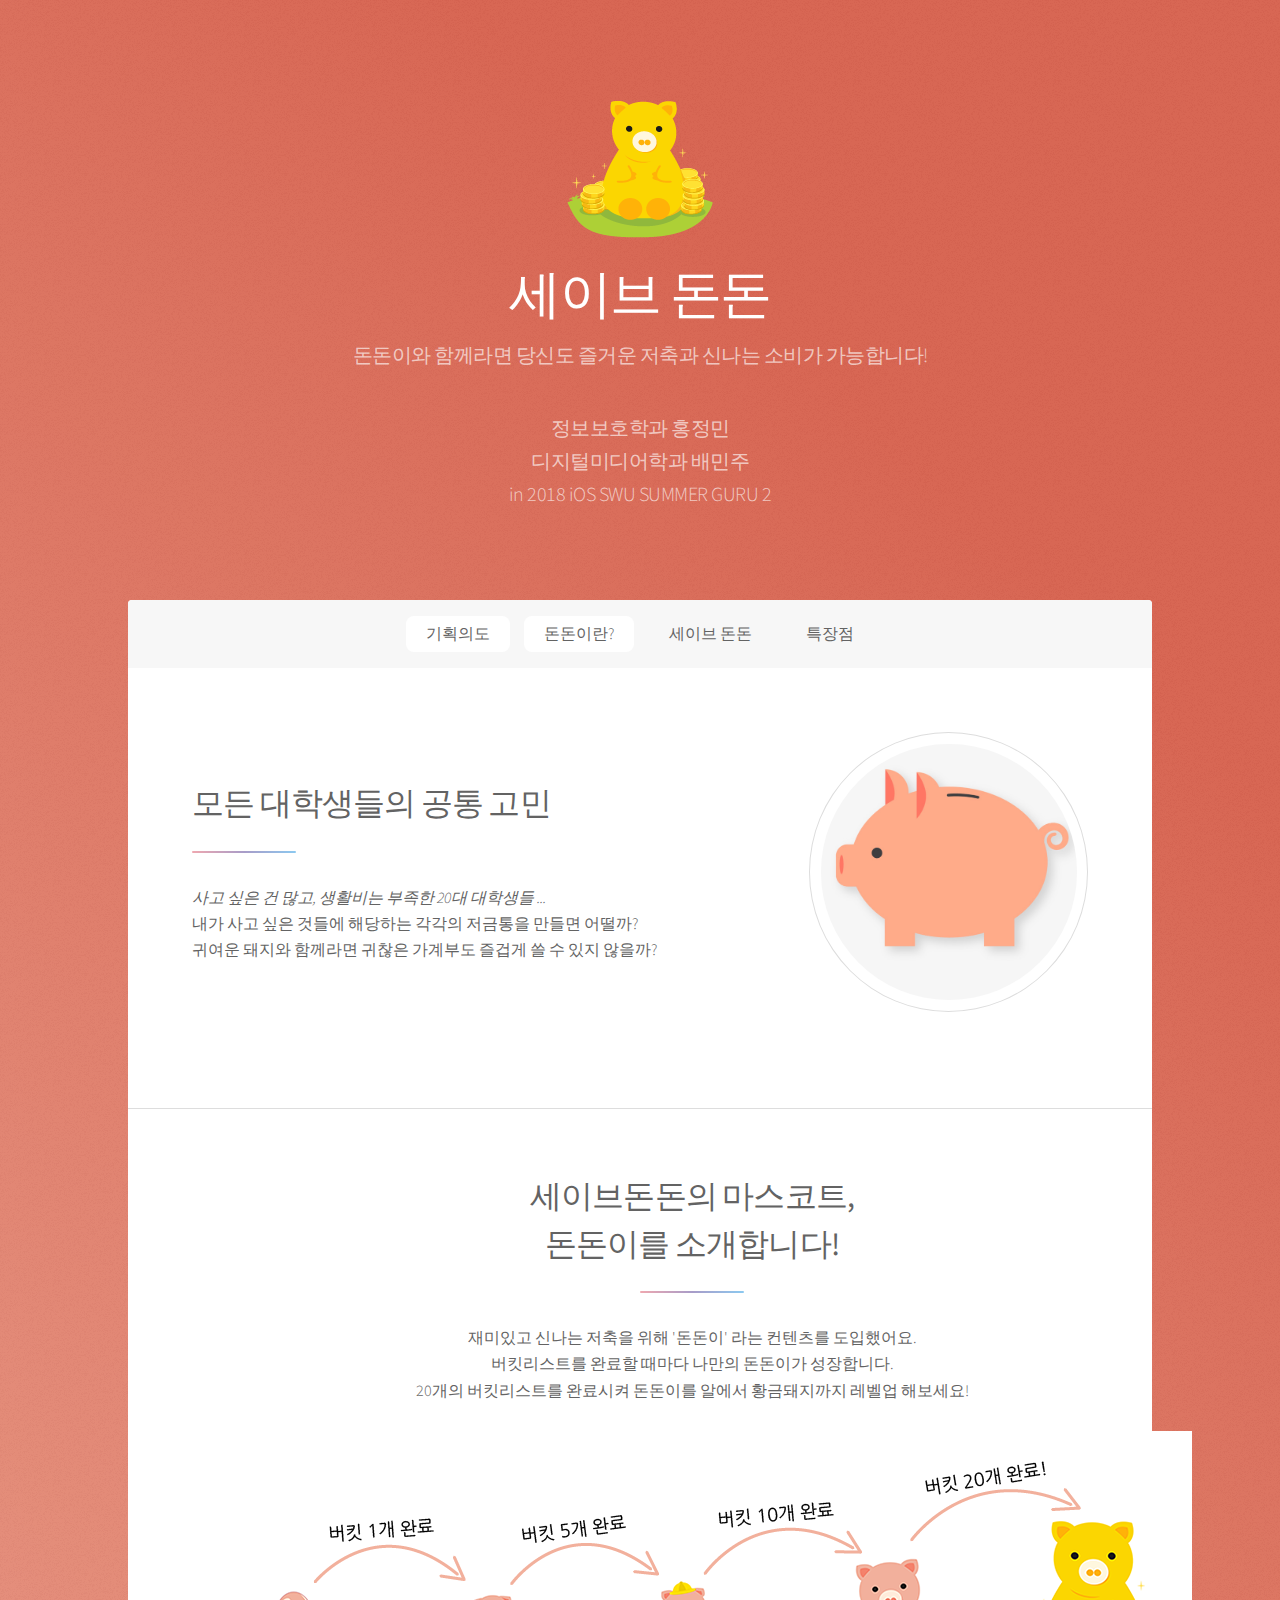
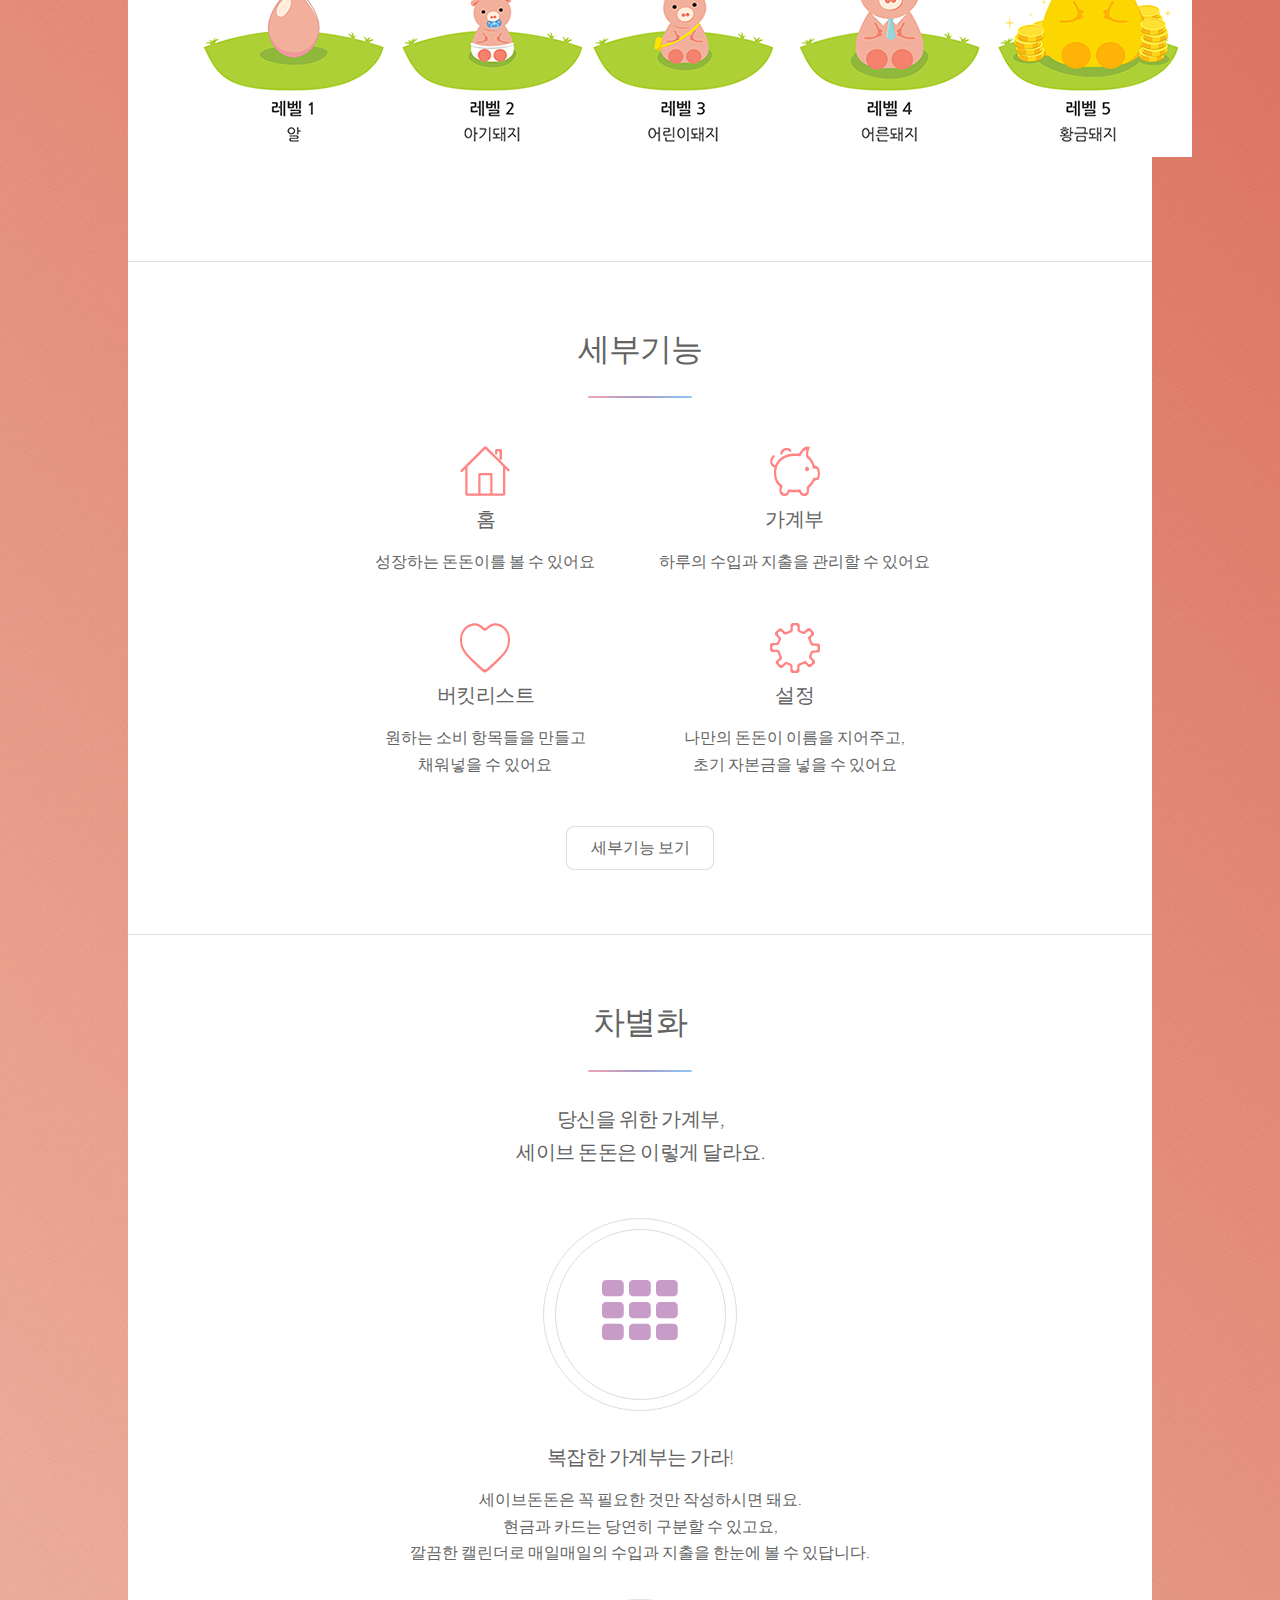
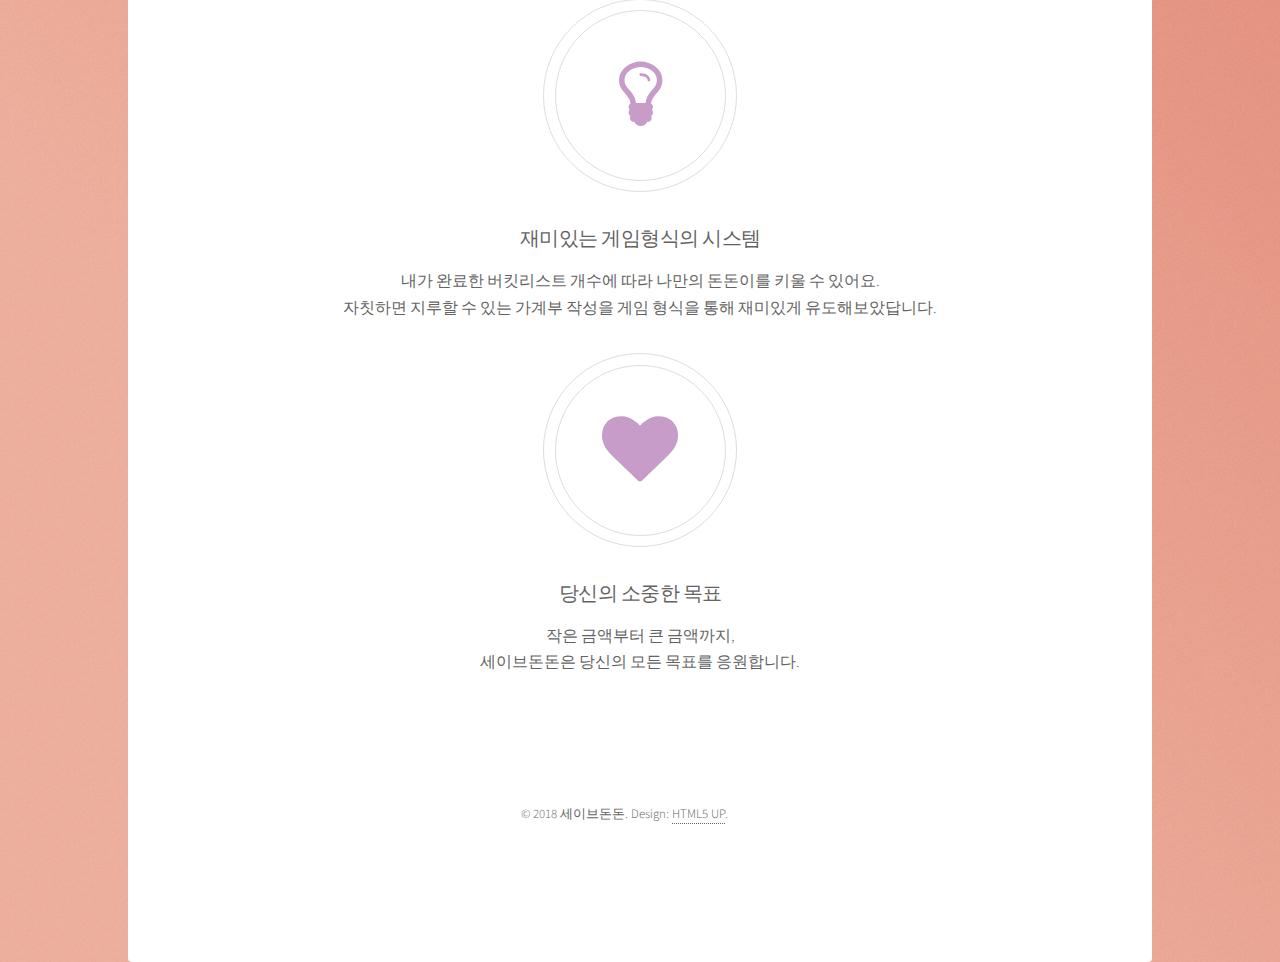
<file: docs/index.html>
<!DOCTYPE HTML>
<!--
 Stellar by HTML5 UP
 html5up.net | @ajlkn
 Free for personal and commercial use under the CCA 3.0 license (html5up.net/license)
 -->
<html>
    <head>
        <title>세이브돈돈, Application for you</title>
        <meta charset="utf-8" />
        <meta name="viewport" content="width=device-width, initial-scale=1" />
        <!--[if lte IE 8]><script src="assets/js/ie/html5shiv.js"></script><![endif]-->
        <link rel="stylesheet" href="assets/css/main.css" />
        <!--[if lte IE 9]><link rel="stylesheet" href="assets/css/ie9.css" /><![endif]-->
        <!--[if lte IE 8]><link rel="stylesheet" href="assets/css/ie8.css" /><![endif]-->
    </head>
    <body>
        
        
        <!-- Wrapper -->
        <div id="wrapper">
            
            <!-- Header -->
            <header id="header" class="alt">
                <span class="logo"><img src="images/logo.png" alt="" /></span>
                <h1><b>세이브 돈돈</b></h1>
                <p>돈돈이와 함께라면 당신도 즐거운 저축과 신나는 소비가 가능합니다!
                <br>
                </p>
                <p>정보보호학과 홍정민 <br>
                디지털미디어학과 배민주
                <br>in 2018 iOS SWU SUMMER GURU 2</a></p>
            </header>
            
            <!-- Nav -->
            <nav id="nav">
                <ul>
                    <li><a href="#ex" class="active">기획의도</a></li>
                    <li><a href="#intro" class="active">돈돈이란?</a></li>
                    <li><a href="#first">세이브 돈돈</a></li>
                    <li><a href="#second">특장점</a></li>
                    
                </ul>
            </nav>
            
            <!-- Main -->
            <div id="main">
                <section id="ex" class="main">
                    <div class="spotlight">
                        <div class="content">
                            <header class="major">
                                <h2><b>모든 대학생들의 공통 고민</b></h2>
                            </header>
                            <p><i> 사고 싶은 건 많고, 생활비는 부족한 20대 대학생들 ... </i><br>
                            내가 사고 싶은 것들에 해당하는 각각의 저금통을 만들면 어떨까?<br>
                            귀여운 돼지와 함께라면 귀찮은 가계부도 즐겁게 쓸 수 있지 않을까?
                            <br>
                            
                            </p>
                            
                        </div>
                        <span class="image"><img src="images/piggy.jpg" alt=""/></span>
                        
                    </div>
                    
                    
                </section>
                
                </p>
                
                <!-- Introduction -->
                <section id="intro" class="main">
                    <div class="spotlight">
                        <div class="content">
                            <center><header class="major">
                                <h2><b>세이브돈돈의 마스코트, <br>
                                    돈돈이를 소개합니다!</b></h2>
                                
                            </header>
                            
                            <p>재미있고 신나는 저축을 위해 '돈돈이' 라는 컨텐츠를 도입했어요. <br>
                            버킷리스트를 완료할 때마다 나만의 돈돈이가 성장합니다.<br>
                            20개의 버킷리스트를 완료시켜 돈돈이를 알에서 황금돼지까지 레벨업 해보세요!<br>
                            <br>
                            <img src="images/pig_level-01.png">
                                </p>
                                
                                </center>
                            </section>
                
                <!-- First Section -->
                <section id="first" class="main special">
                    <header class="major">
                        <h2><b>세부기능</b></h2>
                    </header>
                    
                    <!--세부기능 개수에 따라 수정하기-->
                    <ul class="features">
                        <li>
                            <span class="image"><img src="images/tab_1-02.png" alt=""/></span>
                            <h3><b>홈</b></h3>
                            <p>성장하는 돈돈이를 볼 수 있어요</p>
                        </li>
                        <li>
                            <span class="image"><img src="images/tab_2-02.png" alt=""/></span>
                            <h3><b>가계부</b></h3>
                            <p>하루의 수입과 지출을 관리할 수 있어요</p>
                        </li>
                        
                        
                    </ul>
                    <ul class="features">
                        <li>
                            <span class="image"><img src="images/tab_3-02.png" alt=""/></span>
                            <h3><b>버킷리스트</b></h3>
                            <p>원하는 소비 항목들을 만들고<br>채워넣을 수 있어요</p>
                        </li>
                        <li>
                            <span class="image"><img src="images/tab_4-02.png" alt=""/></span>
                            <h3><b>설정</b></h3>
                            <p>나만의 돈돈이 이름을 지어주고,<br>초기 자본금을 넣을 수 있어요</p>
                        </li>
                        
                        
                    </ul>
                    <footer class="major">
                        <ul class="actions">
                            <li><a href="generic.html" class="button">세부기능 보기</a></li>
                        </ul>
                    </footer>
                </section>
                
                <!-- Second Section -->
                
                
                
                <section id="second" class="main special">
                    <header class="major">
                        <h2>차별화</h2>
                        <p>당신을 위한 가계부, <br>세이브 돈돈은 이렇게 달라요.</p>
                    </header>
                    
                    <section class="wrapper style1 align-center">
                        <div class="inner">
                            <div class="items style1 medium onscroll-fade-in">
                                <section>
                                    <span class="icon style2 major fa-th"></span>
                                    <h3>복잡한 가계부는 가라!</h3>
                                    <p>세이브돈돈은 꼭 필요한 것만 작성하시면 돼요. <br>
                                    현금과 카드는 당연히 구분할 수 있고요,<br>
                                    깔끔한 캘린더로 매일매일의 수입과 지출을 한눈에 볼 수 있답니다.</p>
                                </section>
                                <section>
                                    <span class="icon style2 major fa-lightbulb-o"></span>
                                    <h3>재미있는 게임형식의 시스템</h3>
                                    <p>내가 완료한 버킷리스트 개수에 따라 나만의 돈돈이를 키울 수 있어요.<br>
                                    자칫하면 지루할 수 있는 가계부 작성을 게임 형식을 통해 재미있게 유도해보았답니다.</p>
                                </section>
                                
                                <section>
                                    <span class="icon style2 major fa-heart"></span>
                                    <h3>당신의 소중한 목표</h3>
                                    <p>작은 금액부터 큰 금액까지,<br>
                                    세이브돈돈은 당신의 모든 목표를 응원합니다.
                                </section>
                                
                                </p>
                            </div>
                        </div>
                    </section>
                    
                    
                    
                    
                    
                    <!-- Footer -->
                    <footer id="footer">
                        <p class="copyright">&copy; 2018 세이브돈돈. Design: <a href="https://html5up.net">HTML5 UP</a>.</p>
                    </footer>
                    
                    </div>
            
            <!-- Scripts -->
            <script src="assets/js/jquery.min.js"></script>
            <script src="assets/js/jquery.scrollex.min.js"></script>
            <script src="assets/js/jquery.scrolly.min.js"></script>
            <script src="assets/js/skel.min.js"></script>
            <script src="assets/js/util.js"></script>
            <!--[if lte IE 8]><script src="assets/js/ie/respond.min.js"></script><![endif]-->
            <script src="assets/js/main.js"></script>
            
            </body>
</html>
</file>
<file: docs/assets/css/ie9.css>
/*
	Stellar by HTML5 UP
	html5up.net | @ajlkn
	Free for personal and commercial use under the CCA 3.0 license (html5up.net/license)
*/

/* Spotlight */

	.spotlight:after {
		content: '';
		display: block;
		clear: both;
	}

	.spotlight .content {
		float: left;
		width: 60%;
	}

	.spotlight .image {
		float: left;
	}

/* Features */

	.features:after {
		content: '';
		display: block;
		clear: both;
	}

	.features li {
		float: left;
	}

/* Statistics */

	.statistics {
		display: inline-block;
		width: auto;
	}

		.statistics:after {
			content: '';
			display: block;
			clear: both;
		}

		.statistics li {
			float: left;
			padding: 1.5em 2.5em;
		}

/* Footer */

	#footer > * {
		float: left;
	}

	#footer .copyright {
		clear: both;
	}
</file>
<file: docs/assets/css/ie8.css>
/*
	Stellar by HTML5 UP
	html5up.net | @ajlkn
	Free for personal and commercial use under the CCA 3.0 license (html5up.net/license)
*/

/* Type */

	body {
		color: #ffffff;
	}

/* Button */

	.button {
		position: relative;
		border: solid 1px !important;
	}

		.button.special {
			border: none !important;
		}

/* Icon */

	.icon.major {
		-ms-behavior: url("assets/js/ie/PIE.htc");
	}

		.icon.major:before {
			font-size: 4em;
			border: 0;
		}

/* Spotlight */

	.spotlight .image {
		position: relative;
		-ms-behavior: url("assets/js/ie/PIE.htc");
	}

		.spotlight .image img {
			position: relative;
			-ms-behavior: url("assets/js/ie/PIE.htc");
		}

/* Features */

	.features li {
		width: 29%;
	}

/* Footer */

	#footer > * {
		width: 50%;
		margin-left: 0;
	}

/* Main */

	#main > .main > .image.main:first-child {
		margin-top: 0;
		margin-left: 0;
		width: 100%;
	}
</file>
<file: docs/assets/css/main.css>
@import url(font-awesome.min.css);
@import "https://fonts.googleapis.com/css?family=Source+Sans+Pro:300,400";

/*
	Stellar by HTML5 UP
	html5up.net | @ajlkn
	Free for personal and commercial use under the CCA 3.0 license (html5up.net/license)
*/

/* Reset */

	html, body, div, span, applet, object, iframe, h1, h2, h3, h4, h5, h6, p, blockquote, pre, a, abbr, acronym, address, big, cite, code, del, dfn, em, img, ins, kbd, q, s, samp, small, strike, strong, sub, sup, tt, var, b, u, i, center, dl, dt, dd, ol, ul, li, fieldset, form, label, legend, table, caption, tbody, tfoot, thead, tr, th, td, article, aside, canvas, details, embed, figure, figcaption, footer, header, hgroup, menu, nav, output, ruby, section, summary, time, mark, audio, video {
		margin: 0;
		padding: 0;
		border: 0;
		font-size: 100%;
		font: inherit;
		vertical-align: baseline;
	}

	article, aside, details, figcaption, figure, footer, header, hgroup, menu, nav, section {
		display: block;
	}

	body {
		line-height: 1;
	}

	ol, ul {
		list-style: none;
	}

	blockquote, q {
		quotes: none;
	}

	blockquote:before, blockquote:after, q:before, q:after {
		content: '';
		content: none;
	}

	table {
		border-collapse: collapse;
		border-spacing: 0;
	}

	body {
		-webkit-text-size-adjust: none;
	}

/* Box Model */

	*, *:before, *:after {
		-moz-box-sizing: border-box;
		-webkit-box-sizing: border-box;
		box-sizing: border-box;
	}

/* Grid */

	.row {
		border-bottom: solid 1px transparent;
		-moz-box-sizing: border-box;
		-webkit-box-sizing: border-box;
		box-sizing: border-box;
	}

	.row > * {
		float: left;
		-moz-box-sizing: border-box;
		-webkit-box-sizing: border-box;
		box-sizing: border-box;
	}

	.row:after, .row:before {
		content: '';
		display: block;
		clear: both;
		height: 0;
	}

	.row.uniform > * > :first-child {
		margin-top: 0;
	}

	.row.uniform > * > :last-child {
		margin-bottom: 0;
	}

	.row.\30 \25 > * {
		padding: 0 0 0 0em;
	}

	.row.\30 \25 {
		margin: 0 0 -1px 0em;
	}

	.row.uniform.\30 \25 > * {
		padding: 0em 0 0 0em;
	}

	.row.uniform.\30 \25 {
		margin: 0em 0 -1px 0em;
	}

	.row > * {
		padding: 0 0 0 1.5em;
	}

	.row {
		margin: 0 0 -1px -1.5em;
	}

	.row.uniform > * {
		padding: 1.5em 0 0 1.5em;
	}

	.row.uniform {
		margin: -1.5em 0 -1px -1.5em;
	}

	.row.\32 00\25 > * {
		padding: 0 0 0 3em;
	}

	.row.\32 00\25 {
		margin: 0 0 -1px -3em;
	}

	.row.uniform.\32 00\25 > * {
		padding: 3em 0 0 3em;
	}

	.row.uniform.\32 00\25 {
		margin: -3em 0 -1px -3em;
	}

	.row.\31 50\25 > * {
		padding: 0 0 0 2.25em;
	}

	.row.\31 50\25 {
		margin: 0 0 -1px -2.25em;
	}

	.row.uniform.\31 50\25 > * {
		padding: 2.25em 0 0 2.25em;
	}

	.row.uniform.\31 50\25 {
		margin: -2.25em 0 -1px -2.25em;
	}

	.row.\35 0\25 > * {
		padding: 0 0 0 0.75em;
	}

	.row.\35 0\25 {
		margin: 0 0 -1px -0.75em;
	}

	.row.uniform.\35 0\25 > * {
		padding: 0.75em 0 0 0.75em;
	}

	.row.uniform.\35 0\25 {
		margin: -0.75em 0 -1px -0.75em;
	}

	.row.\32 5\25 > * {
		padding: 0 0 0 0.375em;
	}

	.row.\32 5\25 {
		margin: 0 0 -1px -0.375em;
	}

	.row.uniform.\32 5\25 > * {
		padding: 0.375em 0 0 0.375em;
	}

	.row.uniform.\32 5\25 {
		margin: -0.375em 0 -1px -0.375em;
	}

	.\31 2u, .\31 2u\24 {
		width: 100%;
		clear: none;
		margin-left: 0;
	}

	.\31 1u, .\31 1u\24 {
		width: 91.6666666667%;
		clear: none;
		margin-left: 0;
	}

	.\31 0u, .\31 0u\24 {
		width: 83.3333333333%;
		clear: none;
		margin-left: 0;
	}

	.\39 u, .\39 u\24 {
		width: 75%;
		clear: none;
		margin-left: 0;
	}

	.\38 u, .\38 u\24 {
		width: 66.6666666667%;
		clear: none;
		margin-left: 0;
	}

	.\37 u, .\37 u\24 {
		width: 58.3333333333%;
		clear: none;
		margin-left: 0;
	}

	.\36 u, .\36 u\24 {
		width: 50%;
		clear: none;
		margin-left: 0;
	}

	.\35 u, .\35 u\24 {
		width: 41.6666666667%;
		clear: none;
		margin-left: 0;
	}

	.\34 u, .\34 u\24 {
		width: 33.3333333333%;
		clear: none;
		margin-left: 0;
	}

	.\33 u, .\33 u\24 {
		width: 25%;
		clear: none;
		margin-left: 0;
	}

	.\32 u, .\32 u\24 {
		width: 16.6666666667%;
		clear: none;
		margin-left: 0;
	}

	.\31 u, .\31 u\24 {
		width: 8.3333333333%;
		clear: none;
		margin-left: 0;
	}

	.\31 2u\24 + *,
	.\31 1u\24 + *,
	.\31 0u\24 + *,
	.\39 u\24 + *,
	.\38 u\24 + *,
	.\37 u\24 + *,
	.\36 u\24 + *,
	.\35 u\24 + *,
	.\34 u\24 + *,
	.\33 u\24 + *,
	.\32 u\24 + *,
	.\31 u\24 + * {
		clear: left;
	}

	.\-11u {
		margin-left: 91.66667%;
	}

	.\-10u {
		margin-left: 83.33333%;
	}

	.\-9u {
		margin-left: 75%;
	}

	.\-8u {
		margin-left: 66.66667%;
	}

	.\-7u {
		margin-left: 58.33333%;
	}

	.\-6u {
		margin-left: 50%;
	}

	.\-5u {
		margin-left: 41.66667%;
	}

	.\-4u {
		margin-left: 33.33333%;
	}

	.\-3u {
		margin-left: 25%;
	}

	.\-2u {
		margin-left: 16.66667%;
	}

	.\-1u {
		margin-left: 8.33333%;
	}

	@media screen and (max-width: 1680px) {

		.row > * {
			padding: 0 0 0 1.5em;
		}

		.row {
			margin: 0 0 -1px -1.5em;
		}

		.row.uniform > * {
			padding: 1.5em 0 0 1.5em;
		}

		.row.uniform {
			margin: -1.5em 0 -1px -1.5em;
		}

		.row.\32 00\25 > * {
			padding: 0 0 0 3em;
		}

		.row.\32 00\25 {
			margin: 0 0 -1px -3em;
		}

		.row.uniform.\32 00\25 > * {
			padding: 3em 0 0 3em;
		}

		.row.uniform.\32 00\25 {
			margin: -3em 0 -1px -3em;
		}

		.row.\31 50\25 > * {
			padding: 0 0 0 2.25em;
		}

		.row.\31 50\25 {
			margin: 0 0 -1px -2.25em;
		}

		.row.uniform.\31 50\25 > * {
			padding: 2.25em 0 0 2.25em;
		}

		.row.uniform.\31 50\25 {
			margin: -2.25em 0 -1px -2.25em;
		}

		.row.\35 0\25 > * {
			padding: 0 0 0 0.75em;
		}

		.row.\35 0\25 {
			margin: 0 0 -1px -0.75em;
		}

		.row.uniform.\35 0\25 > * {
			padding: 0.75em 0 0 0.75em;
		}

		.row.uniform.\35 0\25 {
			margin: -0.75em 0 -1px -0.75em;
		}

		.row.\32 5\25 > * {
			padding: 0 0 0 0.375em;
		}

		.row.\32 5\25 {
			margin: 0 0 -1px -0.375em;
		}

		.row.uniform.\32 5\25 > * {
			padding: 0.375em 0 0 0.375em;
		}

		.row.uniform.\32 5\25 {
			margin: -0.375em 0 -1px -0.375em;
		}

		.\31 2u\28xlarge\29, .\31 2u\24\28xlarge\29 {
			width: 100%;
			clear: none;
			margin-left: 0;
		}

		.\31 1u\28xlarge\29, .\31 1u\24\28xlarge\29 {
			width: 91.6666666667%;
			clear: none;
			margin-left: 0;
		}

		.\31 0u\28xlarge\29, .\31 0u\24\28xlarge\29 {
			width: 83.3333333333%;
			clear: none;
			margin-left: 0;
		}

		.\39 u\28xlarge\29, .\39 u\24\28xlarge\29 {
			width: 75%;
			clear: none;
			margin-left: 0;
		}

		.\38 u\28xlarge\29, .\38 u\24\28xlarge\29 {
			width: 66.6666666667%;
			clear: none;
			margin-left: 0;
		}

		.\37 u\28xlarge\29, .\37 u\24\28xlarge\29 {
			width: 58.3333333333%;
			clear: none;
			margin-left: 0;
		}

		.\36 u\28xlarge\29, .\36 u\24\28xlarge\29 {
			width: 50%;
			clear: none;
			margin-left: 0;
		}

		.\35 u\28xlarge\29, .\35 u\24\28xlarge\29 {
			width: 41.6666666667%;
			clear: none;
			margin-left: 0;
		}

		.\34 u\28xlarge\29, .\34 u\24\28xlarge\29 {
			width: 33.3333333333%;
			clear: none;
			margin-left: 0;
		}

		.\33 u\28xlarge\29, .\33 u\24\28xlarge\29 {
			width: 25%;
			clear: none;
			margin-left: 0;
		}

		.\32 u\28xlarge\29, .\32 u\24\28xlarge\29 {
			width: 16.6666666667%;
			clear: none;
			margin-left: 0;
		}

		.\31 u\28xlarge\29, .\31 u\24\28xlarge\29 {
			width: 8.3333333333%;
			clear: none;
			margin-left: 0;
		}

		.\31 2u\24\28xlarge\29 + *,
		.\31 1u\24\28xlarge\29 + *,
		.\31 0u\24\28xlarge\29 + *,
		.\39 u\24\28xlarge\29 + *,
		.\38 u\24\28xlarge\29 + *,
		.\37 u\24\28xlarge\29 + *,
		.\36 u\24\28xlarge\29 + *,
		.\35 u\24\28xlarge\29 + *,
		.\34 u\24\28xlarge\29 + *,
		.\33 u\24\28xlarge\29 + *,
		.\32 u\24\28xlarge\29 + *,
		.\31 u\24\28xlarge\29 + * {
			clear: left;
		}

		.\-11u\28xlarge\29 {
			margin-left: 91.66667%;
		}

		.\-10u\28xlarge\29 {
			margin-left: 83.33333%;
		}

		.\-9u\28xlarge\29 {
			margin-left: 75%;
		}

		.\-8u\28xlarge\29 {
			margin-left: 66.66667%;
		}

		.\-7u\28xlarge\29 {
			margin-left: 58.33333%;
		}

		.\-6u\28xlarge\29 {
			margin-left: 50%;
		}

		.\-5u\28xlarge\29 {
			margin-left: 41.66667%;
		}

		.\-4u\28xlarge\29 {
			margin-left: 33.33333%;
		}

		.\-3u\28xlarge\29 {
			margin-left: 25%;
		}

		.\-2u\28xlarge\29 {
			margin-left: 16.66667%;
		}

		.\-1u\28xlarge\29 {
			margin-left: 8.33333%;
		}

	}

	@media screen and (max-width: 1280px) {

		.row > * {
			padding: 0 0 0 1.5em;
		}

		.row {
			margin: 0 0 -1px -1.5em;
		}

		.row.uniform > * {
			padding: 1.5em 0 0 1.5em;
		}

		.row.uniform {
			margin: -1.5em 0 -1px -1.5em;
		}

		.row.\32 00\25 > * {
			padding: 0 0 0 3em;
		}

		.row.\32 00\25 {
			margin: 0 0 -1px -3em;
		}

		.row.uniform.\32 00\25 > * {
			padding: 3em 0 0 3em;
		}

		.row.uniform.\32 00\25 {
			margin: -3em 0 -1px -3em;
		}

		.row.\31 50\25 > * {
			padding: 0 0 0 2.25em;
		}

		.row.\31 50\25 {
			margin: 0 0 -1px -2.25em;
		}

		.row.uniform.\31 50\25 > * {
			padding: 2.25em 0 0 2.25em;
		}

		.row.uniform.\31 50\25 {
			margin: -2.25em 0 -1px -2.25em;
		}

		.row.\35 0\25 > * {
			padding: 0 0 0 0.75em;
		}

		.row.\35 0\25 {
			margin: 0 0 -1px -0.75em;
		}

		.row.uniform.\35 0\25 > * {
			padding: 0.75em 0 0 0.75em;
		}

		.row.uniform.\35 0\25 {
			margin: -0.75em 0 -1px -0.75em;
		}

		.row.\32 5\25 > * {
			padding: 0 0 0 0.375em;
		}

		.row.\32 5\25 {
			margin: 0 0 -1px -0.375em;
		}

		.row.uniform.\32 5\25 > * {
			padding: 0.375em 0 0 0.375em;
		}

		.row.uniform.\32 5\25 {
			margin: -0.375em 0 -1px -0.375em;
		}

		.\31 2u\28large\29, .\31 2u\24\28large\29 {
			width: 100%;
			clear: none;
			margin-left: 0;
		}

		.\31 1u\28large\29, .\31 1u\24\28large\29 {
			width: 91.6666666667%;
			clear: none;
			margin-left: 0;
		}

		.\31 0u\28large\29, .\31 0u\24\28large\29 {
			width: 83.3333333333%;
			clear: none;
			margin-left: 0;
		}

		.\39 u\28large\29, .\39 u\24\28large\29 {
			width: 75%;
			clear: none;
			margin-left: 0;
		}

		.\38 u\28large\29, .\38 u\24\28large\29 {
			width: 66.6666666667%;
			clear: none;
			margin-left: 0;
		}

		.\37 u\28large\29, .\37 u\24\28large\29 {
			width: 58.3333333333%;
			clear: none;
			margin-left: 0;
		}

		.\36 u\28large\29, .\36 u\24\28large\29 {
			width: 50%;
			clear: none;
			margin-left: 0;
		}

		.\35 u\28large\29, .\35 u\24\28large\29 {
			width: 41.6666666667%;
			clear: none;
			margin-left: 0;
		}

		.\34 u\28large\29, .\34 u\24\28large\29 {
			width: 33.3333333333%;
			clear: none;
			margin-left: 0;
		}

		.\33 u\28large\29, .\33 u\24\28large\29 {
			width: 25%;
			clear: none;
			margin-left: 0;
		}

		.\32 u\28large\29, .\32 u\24\28large\29 {
			width: 16.6666666667%;
			clear: none;
			margin-left: 0;
		}

		.\31 u\28large\29, .\31 u\24\28large\29 {
			width: 8.3333333333%;
			clear: none;
			margin-left: 0;
		}

		.\31 2u\24\28large\29 + *,
		.\31 1u\24\28large\29 + *,
		.\31 0u\24\28large\29 + *,
		.\39 u\24\28large\29 + *,
		.\38 u\24\28large\29 + *,
		.\37 u\24\28large\29 + *,
		.\36 u\24\28large\29 + *,
		.\35 u\24\28large\29 + *,
		.\34 u\24\28large\29 + *,
		.\33 u\24\28large\29 + *,
		.\32 u\24\28large\29 + *,
		.\31 u\24\28large\29 + * {
			clear: left;
		}

		.\-11u\28large\29 {
			margin-left: 91.66667%;
		}

		.\-10u\28large\29 {
			margin-left: 83.33333%;
		}

		.\-9u\28large\29 {
			margin-left: 75%;
		}

		.\-8u\28large\29 {
			margin-left: 66.66667%;
		}

		.\-7u\28large\29 {
			margin-left: 58.33333%;
		}

		.\-6u\28large\29 {
			margin-left: 50%;
		}

		.\-5u\28large\29 {
			margin-left: 41.66667%;
		}

		.\-4u\28large\29 {
			margin-left: 33.33333%;
		}

		.\-3u\28large\29 {
			margin-left: 25%;
		}

		.\-2u\28large\29 {
			margin-left: 16.66667%;
		}

		.\-1u\28large\29 {
			margin-left: 8.33333%;
		}

	}

	@media screen and (max-width: 980px) {

		.row > * {
			padding: 0 0 0 1.5em;
		}

		.row {
			margin: 0 0 -1px -1.5em;
		}

		.row.uniform > * {
			padding: 1.5em 0 0 1.5em;
		}

		.row.uniform {
			margin: -1.5em 0 -1px -1.5em;
		}

		.row.\32 00\25 > * {
			padding: 0 0 0 3em;
		}

		.row.\32 00\25 {
			margin: 0 0 -1px -3em;
		}

		.row.uniform.\32 00\25 > * {
			padding: 3em 0 0 3em;
		}

		.row.uniform.\32 00\25 {
			margin: -3em 0 -1px -3em;
		}

		.row.\31 50\25 > * {
			padding: 0 0 0 2.25em;
		}

		.row.\31 50\25 {
			margin: 0 0 -1px -2.25em;
		}

		.row.uniform.\31 50\25 > * {
			padding: 2.25em 0 0 2.25em;
		}

		.row.uniform.\31 50\25 {
			margin: -2.25em 0 -1px -2.25em;
		}

		.row.\35 0\25 > * {
			padding: 0 0 0 0.75em;
		}

		.row.\35 0\25 {
			margin: 0 0 -1px -0.75em;
		}

		.row.uniform.\35 0\25 > * {
			padding: 0.75em 0 0 0.75em;
		}

		.row.uniform.\35 0\25 {
			margin: -0.75em 0 -1px -0.75em;
		}

		.row.\32 5\25 > * {
			padding: 0 0 0 0.375em;
		}

		.row.\32 5\25 {
			margin: 0 0 -1px -0.375em;
		}

		.row.uniform.\32 5\25 > * {
			padding: 0.375em 0 0 0.375em;
		}

		.row.uniform.\32 5\25 {
			margin: -0.375em 0 -1px -0.375em;
		}

		.\31 2u\28medium\29, .\31 2u\24\28medium\29 {
			width: 100%;
			clear: none;
			margin-left: 0;
		}

		.\31 1u\28medium\29, .\31 1u\24\28medium\29 {
			width: 91.6666666667%;
			clear: none;
			margin-left: 0;
		}

		.\31 0u\28medium\29, .\31 0u\24\28medium\29 {
			width: 83.3333333333%;
			clear: none;
			margin-left: 0;
		}

		.\39 u\28medium\29, .\39 u\24\28medium\29 {
			width: 75%;
			clear: none;
			margin-left: 0;
		}

		.\38 u\28medium\29, .\38 u\24\28medium\29 {
			width: 66.6666666667%;
			clear: none;
			margin-left: 0;
		}

		.\37 u\28medium\29, .\37 u\24\28medium\29 {
			width: 58.3333333333%;
			clear: none;
			margin-left: 0;
		}

		.\36 u\28medium\29, .\36 u\24\28medium\29 {
			width: 50%;
			clear: none;
			margin-left: 0;
		}

		.\35 u\28medium\29, .\35 u\24\28medium\29 {
			width: 41.6666666667%;
			clear: none;
			margin-left: 0;
		}

		.\34 u\28medium\29, .\34 u\24\28medium\29 {
			width: 33.3333333333%;
			clear: none;
			margin-left: 0;
		}

		.\33 u\28medium\29, .\33 u\24\28medium\29 {
			width: 25%;
			clear: none;
			margin-left: 0;
		}

		.\32 u\28medium\29, .\32 u\24\28medium\29 {
			width: 16.6666666667%;
			clear: none;
			margin-left: 0;
		}

		.\31 u\28medium\29, .\31 u\24\28medium\29 {
			width: 8.3333333333%;
			clear: none;
			margin-left: 0;
		}

		.\31 2u\24\28medium\29 + *,
		.\31 1u\24\28medium\29 + *,
		.\31 0u\24\28medium\29 + *,
		.\39 u\24\28medium\29 + *,
		.\38 u\24\28medium\29 + *,
		.\37 u\24\28medium\29 + *,
		.\36 u\24\28medium\29 + *,
		.\35 u\24\28medium\29 + *,
		.\34 u\24\28medium\29 + *,
		.\33 u\24\28medium\29 + *,
		.\32 u\24\28medium\29 + *,
		.\31 u\24\28medium\29 + * {
			clear: left;
		}

		.\-11u\28medium\29 {
			margin-left: 91.66667%;
		}

		.\-10u\28medium\29 {
			margin-left: 83.33333%;
		}

		.\-9u\28medium\29 {
			margin-left: 75%;
		}

		.\-8u\28medium\29 {
			margin-left: 66.66667%;
		}

		.\-7u\28medium\29 {
			margin-left: 58.33333%;
		}

		.\-6u\28medium\29 {
			margin-left: 50%;
		}

		.\-5u\28medium\29 {
			margin-left: 41.66667%;
		}

		.\-4u\28medium\29 {
			margin-left: 33.33333%;
		}

		.\-3u\28medium\29 {
			margin-left: 25%;
		}

		.\-2u\28medium\29 {
			margin-left: 16.66667%;
		}

		.\-1u\28medium\29 {
			margin-left: 8.33333%;
		}

	}

	@media screen and (max-width: 736px) {

		.row > * {
			padding: 0 0 0 1em;
		}

		.row {
			margin: 0 0 -1px -1em;
		}

		.row.uniform > * {
			padding: 1em 0 0 1em;
		}

		.row.uniform {
			margin: -1em 0 -1px -1em;
		}

		.row.\32 00\25 > * {
			padding: 0 0 0 2em;
		}

		.row.\32 00\25 {
			margin: 0 0 -1px -2em;
		}

		.row.uniform.\32 00\25 > * {
			padding: 2em 0 0 2em;
		}

		.row.uniform.\32 00\25 {
			margin: -2em 0 -1px -2em;
		}

		.row.\31 50\25 > * {
			padding: 0 0 0 1.5em;
		}

		.row.\31 50\25 {
			margin: 0 0 -1px -1.5em;
		}

		.row.uniform.\31 50\25 > * {
			padding: 1.5em 0 0 1.5em;
		}

		.row.uniform.\31 50\25 {
			margin: -1.5em 0 -1px -1.5em;
		}

		.row.\35 0\25 > * {
			padding: 0 0 0 0.5em;
		}

		.row.\35 0\25 {
			margin: 0 0 -1px -0.5em;
		}

		.row.uniform.\35 0\25 > * {
			padding: 0.5em 0 0 0.5em;
		}

		.row.uniform.\35 0\25 {
			margin: -0.5em 0 -1px -0.5em;
		}

		.row.\32 5\25 > * {
			padding: 0 0 0 0.25em;
		}

		.row.\32 5\25 {
			margin: 0 0 -1px -0.25em;
		}

		.row.uniform.\32 5\25 > * {
			padding: 0.25em 0 0 0.25em;
		}

		.row.uniform.\32 5\25 {
			margin: -0.25em 0 -1px -0.25em;
		}

		.\31 2u\28small\29, .\31 2u\24\28small\29 {
			width: 100%;
			clear: none;
			margin-left: 0;
		}

		.\31 1u\28small\29, .\31 1u\24\28small\29 {
			width: 91.6666666667%;
			clear: none;
			margin-left: 0;
		}

		.\31 0u\28small\29, .\31 0u\24\28small\29 {
			width: 83.3333333333%;
			clear: none;
			margin-left: 0;
		}

		.\39 u\28small\29, .\39 u\24\28small\29 {
			width: 75%;
			clear: none;
			margin-left: 0;
		}

		.\38 u\28small\29, .\38 u\24\28small\29 {
			width: 66.6666666667%;
			clear: none;
			margin-left: 0;
		}

		.\37 u\28small\29, .\37 u\24\28small\29 {
			width: 58.3333333333%;
			clear: none;
			margin-left: 0;
		}

		.\36 u\28small\29, .\36 u\24\28small\29 {
			width: 50%;
			clear: none;
			margin-left: 0;
		}

		.\35 u\28small\29, .\35 u\24\28small\29 {
			width: 41.6666666667%;
			clear: none;
			margin-left: 0;
		}

		.\34 u\28small\29, .\34 u\24\28small\29 {
			width: 33.3333333333%;
			clear: none;
			margin-left: 0;
		}

		.\33 u\28small\29, .\33 u\24\28small\29 {
			width: 25%;
			clear: none;
			margin-left: 0;
		}

		.\32 u\28small\29, .\32 u\24\28small\29 {
			width: 16.6666666667%;
			clear: none;
			margin-left: 0;
		}

		.\31 u\28small\29, .\31 u\24\28small\29 {
			width: 8.3333333333%;
			clear: none;
			margin-left: 0;
		}

		.\31 2u\24\28small\29 + *,
		.\31 1u\24\28small\29 + *,
		.\31 0u\24\28small\29 + *,
		.\39 u\24\28small\29 + *,
		.\38 u\24\28small\29 + *,
		.\37 u\24\28small\29 + *,
		.\36 u\24\28small\29 + *,
		.\35 u\24\28small\29 + *,
		.\34 u\24\28small\29 + *,
		.\33 u\24\28small\29 + *,
		.\32 u\24\28small\29 + *,
		.\31 u\24\28small\29 + * {
			clear: left;
		}

		.\-11u\28small\29 {
			margin-left: 91.66667%;
		}

		.\-10u\28small\29 {
			margin-left: 83.33333%;
		}

		.\-9u\28small\29 {
			margin-left: 75%;
		}

		.\-8u\28small\29 {
			margin-left: 66.66667%;
		}

		.\-7u\28small\29 {
			margin-left: 58.33333%;
		}

		.\-6u\28small\29 {
			margin-left: 50%;
		}

		.\-5u\28small\29 {
			margin-left: 41.66667%;
		}

		.\-4u\28small\29 {
			margin-left: 33.33333%;
		}

		.\-3u\28small\29 {
			margin-left: 25%;
		}

		.\-2u\28small\29 {
			margin-left: 16.66667%;
		}

		.\-1u\28small\29 {
			margin-left: 8.33333%;
		}

	}

	@media screen and (max-width: 480px) {

		.row > * {
			padding: 0 0 0 1em;
		}

		.row {
			margin: 0 0 -1px -1em;
		}

		.row.uniform > * {
			padding: 1em 0 0 1em;
		}

		.row.uniform {
			margin: -1em 0 -1px -1em;
		}

		.row.\32 00\25 > * {
			padding: 0 0 0 2em;
		}

		.row.\32 00\25 {
			margin: 0 0 -1px -2em;
		}

		.row.uniform.\32 00\25 > * {
			padding: 2em 0 0 2em;
		}

		.row.uniform.\32 00\25 {
			margin: -2em 0 -1px -2em;
		}

		.row.\31 50\25 > * {
			padding: 0 0 0 1.5em;
		}

		.row.\31 50\25 {
			margin: 0 0 -1px -1.5em;
		}

		.row.uniform.\31 50\25 > * {
			padding: 1.5em 0 0 1.5em;
		}

		.row.uniform.\31 50\25 {
			margin: -1.5em 0 -1px -1.5em;
		}

		.row.\35 0\25 > * {
			padding: 0 0 0 0.5em;
		}

		.row.\35 0\25 {
			margin: 0 0 -1px -0.5em;
		}

		.row.uniform.\35 0\25 > * {
			padding: 0.5em 0 0 0.5em;
		}

		.row.uniform.\35 0\25 {
			margin: -0.5em 0 -1px -0.5em;
		}

		.row.\32 5\25 > * {
			padding: 0 0 0 0.25em;
		}

		.row.\32 5\25 {
			margin: 0 0 -1px -0.25em;
		}

		.row.uniform.\32 5\25 > * {
			padding: 0.25em 0 0 0.25em;
		}

		.row.uniform.\32 5\25 {
			margin: -0.25em 0 -1px -0.25em;
		}

		.\31 2u\28xsmall\29, .\31 2u\24\28xsmall\29 {
			width: 100%;
			clear: none;
			margin-left: 0;
		}

		.\31 1u\28xsmall\29, .\31 1u\24\28xsmall\29 {
			width: 91.6666666667%;
			clear: none;
			margin-left: 0;
		}

		.\31 0u\28xsmall\29, .\31 0u\24\28xsmall\29 {
			width: 83.3333333333%;
			clear: none;
			margin-left: 0;
		}

		.\39 u\28xsmall\29, .\39 u\24\28xsmall\29 {
			width: 75%;
			clear: none;
			margin-left: 0;
		}

		.\38 u\28xsmall\29, .\38 u\24\28xsmall\29 {
			width: 66.6666666667%;
			clear: none;
			margin-left: 0;
		}

		.\37 u\28xsmall\29, .\37 u\24\28xsmall\29 {
			width: 58.3333333333%;
			clear: none;
			margin-left: 0;
		}

		.\36 u\28xsmall\29, .\36 u\24\28xsmall\29 {
			width: 50%;
			clear: none;
			margin-left: 0;
		}

		.\35 u\28xsmall\29, .\35 u\24\28xsmall\29 {
			width: 41.6666666667%;
			clear: none;
			margin-left: 0;
		}

		.\34 u\28xsmall\29, .\34 u\24\28xsmall\29 {
			width: 33.3333333333%;
			clear: none;
			margin-left: 0;
		}

		.\33 u\28xsmall\29, .\33 u\24\28xsmall\29 {
			width: 25%;
			clear: none;
			margin-left: 0;
		}

		.\32 u\28xsmall\29, .\32 u\24\28xsmall\29 {
			width: 16.6666666667%;
			clear: none;
			margin-left: 0;
		}

		.\31 u\28xsmall\29, .\31 u\24\28xsmall\29 {
			width: 8.3333333333%;
			clear: none;
			margin-left: 0;
		}

		.\31 2u\24\28xsmall\29 + *,
		.\31 1u\24\28xsmall\29 + *,
		.\31 0u\24\28xsmall\29 + *,
		.\39 u\24\28xsmall\29 + *,
		.\38 u\24\28xsmall\29 + *,
		.\37 u\24\28xsmall\29 + *,
		.\36 u\24\28xsmall\29 + *,
		.\35 u\24\28xsmall\29 + *,
		.\34 u\24\28xsmall\29 + *,
		.\33 u\24\28xsmall\29 + *,
		.\32 u\24\28xsmall\29 + *,
		.\31 u\24\28xsmall\29 + * {
			clear: left;
		}

		.\-11u\28xsmall\29 {
			margin-left: 91.66667%;
		}

		.\-10u\28xsmall\29 {
			margin-left: 83.33333%;
		}

		.\-9u\28xsmall\29 {
			margin-left: 75%;
		}

		.\-8u\28xsmall\29 {
			margin-left: 66.66667%;
		}

		.\-7u\28xsmall\29 {
			margin-left: 58.33333%;
		}

		.\-6u\28xsmall\29 {
			margin-left: 50%;
		}

		.\-5u\28xsmall\29 {
			margin-left: 41.66667%;
		}

		.\-4u\28xsmall\29 {
			margin-left: 33.33333%;
		}

		.\-3u\28xsmall\29 {
			margin-left: 25%;
		}

		.\-2u\28xsmall\29 {
			margin-left: 16.66667%;
		}

		.\-1u\28xsmall\29 {
			margin-left: 8.33333%;
		}

	}

	@media screen and (max-width: 360px) {

		.row > * {
			padding: 0 0 0 1em;
		}

		.row {
			margin: 0 0 -1px -1em;
		}

		.row.uniform > * {
			padding: 1em 0 0 1em;
		}

		.row.uniform {
			margin: -1em 0 -1px -1em;
		}

		.row.\32 00\25 > * {
			padding: 0 0 0 2em;
		}

		.row.\32 00\25 {
			margin: 0 0 -1px -2em;
		}

		.row.uniform.\32 00\25 > * {
			padding: 2em 0 0 2em;
		}

		.row.uniform.\32 00\25 {
			margin: -2em 0 -1px -2em;
		}

		.row.\31 50\25 > * {
			padding: 0 0 0 1.5em;
		}

		.row.\31 50\25 {
			margin: 0 0 -1px -1.5em;
		}

		.row.uniform.\31 50\25 > * {
			padding: 1.5em 0 0 1.5em;
		}

		.row.uniform.\31 50\25 {
			margin: -1.5em 0 -1px -1.5em;
		}

		.row.\35 0\25 > * {
			padding: 0 0 0 0.5em;
		}

		.row.\35 0\25 {
			margin: 0 0 -1px -0.5em;
		}

		.row.uniform.\35 0\25 > * {
			padding: 0.5em 0 0 0.5em;
		}

		.row.uniform.\35 0\25 {
			margin: -0.5em 0 -1px -0.5em;
		}

		.row.\32 5\25 > * {
			padding: 0 0 0 0.25em;
		}

		.row.\32 5\25 {
			margin: 0 0 -1px -0.25em;
		}

		.row.uniform.\32 5\25 > * {
			padding: 0.25em 0 0 0.25em;
		}

		.row.uniform.\32 5\25 {
			margin: -0.25em 0 -1px -0.25em;
		}

		.\31 2u\28xxsmall\29, .\31 2u\24\28xxsmall\29 {
			width: 100%;
			clear: none;
			margin-left: 0;
		}

		.\31 1u\28xxsmall\29, .\31 1u\24\28xxsmall\29 {
			width: 91.6666666667%;
			clear: none;
			margin-left: 0;
		}

		.\31 0u\28xxsmall\29, .\31 0u\24\28xxsmall\29 {
			width: 83.3333333333%;
			clear: none;
			margin-left: 0;
		}

		.\39 u\28xxsmall\29, .\39 u\24\28xxsmall\29 {
			width: 75%;
			clear: none;
			margin-left: 0;
		}

		.\38 u\28xxsmall\29, .\38 u\24\28xxsmall\29 {
			width: 66.6666666667%;
			clear: none;
			margin-left: 0;
		}

		.\37 u\28xxsmall\29, .\37 u\24\28xxsmall\29 {
			width: 58.3333333333%;
			clear: none;
			margin-left: 0;
		}

		.\36 u\28xxsmall\29, .\36 u\24\28xxsmall\29 {
			width: 50%;
			clear: none;
			margin-left: 0;
		}

		.\35 u\28xxsmall\29, .\35 u\24\28xxsmall\29 {
			width: 41.6666666667%;
			clear: none;
			margin-left: 0;
		}

		.\34 u\28xxsmall\29, .\34 u\24\28xxsmall\29 {
			width: 33.3333333333%;
			clear: none;
			margin-left: 0;
		}

		.\33 u\28xxsmall\29, .\33 u\24\28xxsmall\29 {
			width: 25%;
			clear: none;
			margin-left: 0;
		}

		.\32 u\28xxsmall\29, .\32 u\24\28xxsmall\29 {
			width: 16.6666666667%;
			clear: none;
			margin-left: 0;
		}

		.\31 u\28xxsmall\29, .\31 u\24\28xxsmall\29 {
			width: 8.3333333333%;
			clear: none;
			margin-left: 0;
		}

		.\31 2u\24\28xxsmall\29 + *,
		.\31 1u\24\28xxsmall\29 + *,
		.\31 0u\24\28xxsmall\29 + *,
		.\39 u\24\28xxsmall\29 + *,
		.\38 u\24\28xxsmall\29 + *,
		.\37 u\24\28xxsmall\29 + *,
		.\36 u\24\28xxsmall\29 + *,
		.\35 u\24\28xxsmall\29 + *,
		.\34 u\24\28xxsmall\29 + *,
		.\33 u\24\28xxsmall\29 + *,
		.\32 u\24\28xxsmall\29 + *,
		.\31 u\24\28xxsmall\29 + * {
			clear: left;
		}

		.\-11u\28xxsmall\29 {
			margin-left: 91.66667%;
		}

		.\-10u\28xxsmall\29 {
			margin-left: 83.33333%;
		}

		.\-9u\28xxsmall\29 {
			margin-left: 75%;
		}

		.\-8u\28xxsmall\29 {
			margin-left: 66.66667%;
		}

		.\-7u\28xxsmall\29 {
			margin-left: 58.33333%;
		}

		.\-6u\28xxsmall\29 {
			margin-left: 50%;
		}

		.\-5u\28xxsmall\29 {
			margin-left: 41.66667%;
		}

		.\-4u\28xxsmall\29 {
			margin-left: 33.33333%;
		}

		.\-3u\28xxsmall\29 {
			margin-left: 25%;
		}

		.\-2u\28xxsmall\29 {
			margin-left: 16.66667%;
		}

		.\-1u\28xxsmall\29 {
			margin-left: 8.33333%;
		}

	}

/* Basic */

	@-ms-viewport {
		width: device-width;
	}

	body {
		-ms-overflow-style: scrollbar;
	}

	@media screen and (max-width: 480px) {

		html, body {
			min-width: 320px;
		}

	}

	body {
		background-color: #db644f;
		background-image: url("images/overlay.png"), -moz-linear-gradient(45deg, #f2b09c 15%, #db644f 85%);
		background-image: url("images/overlay.png"), -webkit-linear-gradient(45deg, #f2b09c 15%, #db644f 85%);
		background-image: url("images/overlay.png"), -ms-linear-gradient(45deg, #f2b09c 15%, #db644f 85%);
		background-image: url("images/overlay.png"), linear-gradient(45deg, #f2b09c 15%, #db644f 85%);
	}

		body.is-loading *, body.is-loading *:before, body.is-loading *:after {
			-moz-animation: none !important;
			-webkit-animation: none !important;
			-ms-animation: none !important;
			animation: none !important;
			-moz-transition: none !important;
			-webkit-transition: none !important;
			-ms-transition: none !important;
			transition: none !important;
		}

/* Type */

	body {
		background-color: #db644f;
		color: rgba(255, 255, 255, 0.65);
	}

	body, input, select, textarea {
		font-family: "Source Sans Pro", Helvetica, sans-serif;
		font-size: 17pt;
		font-weight: 300;
		line-height: 1.65;
	}

		@media screen and (max-width: 1680px) {

			body, input, select, textarea {
				font-size: 14pt;
			}

		}

		@media screen and (max-width: 1280px) {

			body, input, select, textarea {
				font-size: 12pt;
			}

		}

		@media screen and (max-width: 360px) {

			body, input, select, textarea {
				font-size: 11pt;
			}

		}

	a {
		-moz-transition: color 0.2s ease, border-bottom 0.2s ease;
		-webkit-transition: color 0.2s ease, border-bottom 0.2s ease;
		-ms-transition: color 0.2s ease, border-bottom 0.2s ease;
		transition: color 0.2s ease, border-bottom 0.2s ease;
		text-decoration: none;
		border-bottom: dotted 1px;
		color: inherit;
	}

		a:hover {
			border-bottom-color: transparent;
		}

	strong, b {
		font-weight: 400;
	}

	em, i {
		font-style: italic;
	}

	p {
		margin: 0 0 2em 0;
	}

		p.content {
			-moz-columns: 20em 2;
			-webkit-columns: 20em 2;
			-ms-columns: 20em 2;
			columns: 20em 2;
			-moz-column-gap: 2em;
			-webkit-column-gap: 2em;
			-ms-column-gap: 2em;
			column-gap: 2em;
			text-align: justify;
		}

	h1, h2, h3, h4, h5, h6 {
		font-weight: 300;
		line-height: 1.5;
		margin: 0 0 0.7em 0;
		letter-spacing: -0.025em;
	}

		h1 a, h2 a, h3 a, h4 a, h5 a, h6 a {
			color: inherit;
			text-decoration: none;
		}

	h1 {
		font-size: 2.5em;
		line-height: 1.2;
	}

	h2 {
		font-size: 1.5em;
	}

	h3 {
		font-size: 1.25em;
	}

	h4 {
		font-size: 1.1em;
	}

	h5 {
		font-size: 0.9em;
	}

	h6 {
		font-size: 0.7em;
	}

	@media screen and (max-width: 736px) {

		h1 {
			font-size: 2em;
		}

	}

	sub {
		font-size: 0.8em;
		position: relative;
		top: 0.5em;
	}

	sup {
		font-size: 0.8em;
		position: relative;
		top: -0.5em;
	}

	blockquote {
		border-left: solid 4px;
		font-style: italic;
		margin: 0 0 2em 0;
		padding: 0.5em 0 0.5em 2em;
	}

	code {
		border-radius: 8px;
		border: solid 1px;
		font-family: "Courier New", monospace;
		font-size: 0.9em;
		margin: 0 0.25em;
		padding: 0.25em 0.65em;
	}

	pre {
		-webkit-overflow-scrolling: touch;
		font-family: "Courier New", monospace;
		font-size: 0.9em;
		margin: 0 0 2em 0;
	}

		pre code {
			display: block;
			line-height: 1.75;
			padding: 1em 1.5em;
			overflow-x: auto;
		}

	hr {
		border: 0;
		border-bottom: solid 1px;
		margin: 2em 0;
	}

		hr.major {
			margin: 3em 0;
		}

	.align-left {
		text-align: left;
	}

	.align-center {
		text-align: center;
	}

	.align-right {
		text-align: right;
	}

	input, select, textarea {
		color: #ffffff;
	}

	a:hover {
		color: #ffffff;
	}

	strong, b {
		color: #ffffff;
	}

	h1, h2, h3, h4, h5, h6 {
		color: #ffffff;
	}

	blockquote {
		border-left-color: rgba(255, 255, 255, 0.35);
	}

	code {
		background: rgba(255, 255, 255, 0.075);
		border-color: rgba(255, 255, 255, 0.35);
	}

	hr {
		border-bottom-color: rgba(255, 255, 255, 0.35);
	}

/* Box */

	.box {
		border-radius: 8px;
		border: solid;
		margin-bottom: 2em;
		padding: 1.5em;
	}

		.box > :last-child,
		.box > :last-child > :last-child,
		.box > :last-child > :last-child > :last-child {
			margin-bottom: 0;
		}

		.box.alt {
			border: 0;
			border-radius: 0;
			padding: 0;
		}

	.box {
		border-color: rgba(255, 255, 255, 0.35);
	}

/* Button */

	input[type="submit"],
	input[type="reset"],
	input[type="button"],
	button,
	.button {
		-moz-appearance: none;
		-webkit-appearance: none;
		-ms-appearance: none;
		appearance: none;
		-moz-transition: background-color 0.2s ease-in-out, color 0.2s ease-in-out;
		-webkit-transition: background-color 0.2s ease-in-out, color 0.2s ease-in-out;
		-ms-transition: background-color 0.2s ease-in-out, color 0.2s ease-in-out;
		transition: background-color 0.2s ease-in-out, color 0.2s ease-in-out;
		border-radius: 8px;
		border: 0;
		cursor: pointer;
		display: inline-block;
		font-weight: 300;
		height: 2.75em;
		line-height: 2.75em;
		min-width: 9.25em;
		padding: 0 1.5em;
		text-align: center;
		text-decoration: none;
		white-space: nowrap;
	}

		input[type="submit"].icon,
		input[type="reset"].icon,
		input[type="button"].icon,
		button.icon,
		.button.icon {
			padding-left: 1.35em;
		}

			input[type="submit"].icon:before,
			input[type="reset"].icon:before,
			input[type="button"].icon:before,
			button.icon:before,
			.button.icon:before {
				margin-right: 0.5em;
			}

		input[type="submit"].fit,
		input[type="reset"].fit,
		input[type="button"].fit,
		button.fit,
		.button.fit {
			display: block;
			margin: 0 0 1em 0;
			width: 100%;
		}

		input[type="submit"].small,
		input[type="reset"].small,
		input[type="button"].small,
		button.small,
		.button.small {
			font-size: 0.8em;
		}

		input[type="submit"].big,
		input[type="reset"].big,
		input[type="button"].big,
		button.big,
		.button.big {
			font-size: 1.35em;
		}

		input[type="submit"].disabled, input[type="submit"]:disabled,
		input[type="reset"].disabled,
		input[type="reset"]:disabled,
		input[type="button"].disabled,
		input[type="button"]:disabled,
		button.disabled,
		button:disabled,
		.button.disabled,
		.button:disabled {
			-moz-pointer-events: none;
			-webkit-pointer-events: none;
			-ms-pointer-events: none;
			pointer-events: none;
			opacity: 0.25;
		}

		@media screen and (max-width: 736px) {

			input[type="submit"],
			input[type="reset"],
			input[type="button"],
			button,
			.button {
				min-width: 0;
			}

		}

	input[type="submit"],
	input[type="reset"],
	input[type="button"],
	button,
	.button {
		background-color: transparent;
		box-shadow: inset 0 0 0 1px rgba(255, 255, 255, 0.35);
		color: #ffffff !important;
	}

		input[type="submit"]:hover,
		input[type="reset"]:hover,
		input[type="button"]:hover,
		button:hover,
		.button:hover {
			background-color: rgba(255, 255, 255, 0.075);
		}

		input[type="submit"]:active,
		input[type="reset"]:active,
		input[type="button"]:active,
		button:active,
		.button:active {
			background-color: rgba(255, 255, 255, 0.2);
		}

		input[type="submit"].icon:before,
		input[type="reset"].icon:before,
		input[type="button"].icon:before,
		button.icon:before,
		.button.icon:before {
			color: rgba(255, 255, 255, 0.5);
		}

		input[type="submit"].special,
		input[type="reset"].special,
		input[type="button"].special,
		button.special,
		.button.special {
			background-color: #8cc9f0;
			color: #ffffff !important;
			box-shadow: none;
		}

			input[type="submit"].special:hover,
			input[type="reset"].special:hover,
			input[type="button"].special:hover,
			button.special:hover,
			.button.special:hover {
				background-color: #9acff2;
			}

			input[type="submit"].special:active,
			input[type="reset"].special:active,
			input[type="button"].special:active,
			button.special:active,
			.button.special:active {
				background-color: #7ec3ee;
			}

			input[type="submit"].special.icon:before,
			input[type="reset"].special.icon:before,
			input[type="button"].special.icon:before,
			button.special.icon:before,
			.button.special.icon:before {
				color: #ffffff !important;
			}

/* Form */

	form {
		margin: 0 0 2em 0;
	}

	label {
		display: block;
		font-size: 0.9em;
		font-weight: 400;
		margin: 0 0 1em 0;
	}

	input[type="text"],
	input[type="password"],
	input[type="email"],
	select,
	textarea {
		-moz-appearance: none;
		-webkit-appearance: none;
		-ms-appearance: none;
		appearance: none;
		border-radius: 8px;
		border: solid 1px;
		color: inherit;
		display: block;
		outline: 0;
		padding: 0 1em;
		text-decoration: none;
		width: 100%;
	}

		input[type="text"]:invalid,
		input[type="password"]:invalid,
		input[type="email"]:invalid,
		select:invalid,
		textarea:invalid {
			box-shadow: none;
		}

	.select-wrapper {
		text-decoration: none;
		display: block;
		position: relative;
	}

		.select-wrapper:before {
			-moz-osx-font-smoothing: grayscale;
			-webkit-font-smoothing: antialiased;
			font-family: FontAwesome;
			font-style: normal;
			font-weight: normal;
			text-transform: none !important;
		}

		.select-wrapper:before {
			content: '\f078';
			display: block;
			height: 2.75em;
			line-height: 2.75em;
			pointer-events: none;
			position: absolute;
			right: 0;
			text-align: center;
			top: 0;
			width: 2.75em;
		}

		.select-wrapper select::-ms-expand {
			display: none;
		}

	input[type="text"],
	input[type="password"],
	input[type="email"],
	select {
		height: 2.75em;
	}

	textarea {
		padding: 0.75em 1em;
	}

	input[type="checkbox"],
	input[type="radio"] {
		-moz-appearance: none;
		-webkit-appearance: none;
		-ms-appearance: none;
		appearance: none;
		display: block;
		float: left;
		margin-right: -2em;
		opacity: 0;
		width: 1em;
		z-index: -1;
	}

		input[type="checkbox"] + label,
		input[type="radio"] + label {
			text-decoration: none;
			cursor: pointer;
			display: inline-block;
			font-size: 1em;
			font-weight: 300;
			padding-left: 2.4em;
			padding-right: 0.75em;
			position: relative;
		}

			input[type="checkbox"] + label:before,
			input[type="radio"] + label:before {
				-moz-osx-font-smoothing: grayscale;
				-webkit-font-smoothing: antialiased;
				font-family: FontAwesome;
				font-style: normal;
				font-weight: normal;
				text-transform: none !important;
			}

			input[type="checkbox"] + label:before,
			input[type="radio"] + label:before {
				border-radius: 8px;
				border: solid 1px;
				content: '';
				display: inline-block;
				height: 1.65em;
				left: 0;
				line-height: 1.58125em;
				position: absolute;
				text-align: center;
				top: 0;
				width: 1.65em;
			}

		input[type="checkbox"]:checked + label:before,
		input[type="radio"]:checked + label:before {
			content: '\f00c';
		}

	input[type="checkbox"] + label:before {
		border-radius: 8px;
	}

	input[type="radio"] + label:before {
		border-radius: 100%;
	}

	::-webkit-input-placeholder {
		opacity: 1.0;
	}

	:-moz-placeholder {
		opacity: 1.0;
	}

	::-moz-placeholder {
		opacity: 1.0;
	}

	:-ms-input-placeholder {
		opacity: 1.0;
	}

	.formerize-placeholder {
		opacity: 1.0;
	}

	label {
		color: #ffffff;
	}

	input[type="text"],
	input[type="password"],
	input[type="email"],
	select,
	textarea {
		background: rgba(255, 255, 255, 0.075);
		border-color: rgba(255, 255, 255, 0.35);
	}

		input[type="text"]:focus,
		input[type="password"]:focus,
		input[type="email"]:focus,
		select:focus,
		textarea:focus {
			border-color: #8cc9f0;
			box-shadow: 0 0 0 1px #8cc9f0;
		}

	.select-wrapper:before {
		color: rgba(255, 255, 255, 0.35);
	}

	input[type="checkbox"] + label,
	input[type="radio"] + label {
		color: rgba(255, 255, 255, 0.65);
	}

		input[type="checkbox"] + label:before,
		input[type="radio"] + label:before {
			background: rgba(255, 255, 255, 0.075);
			border-color: rgba(255, 255, 255, 0.35);
		}

	input[type="checkbox"]:checked + label:before,
	input[type="radio"]:checked + label:before {
		background-color: #ffffff;
		border-color: #ffffff;
		color: #935d8c;
	}

	input[type="checkbox"]:focus + label:before,
	input[type="radio"]:focus + label:before {
		border-color: #8cc9f0;
		box-shadow: 0 0 0 1px #8cc9f0;
	}

	::-webkit-input-placeholder {
		color: rgba(255, 255, 255, 0.5) !important;
	}

	:-moz-placeholder {
		color: rgba(255, 255, 255, 0.5) !important;
	}

	::-moz-placeholder {
		color: rgba(255, 255, 255, 0.5) !important;
	}

	:-ms-input-placeholder {
		color: rgba(255, 255, 255, 0.5) !important;
	}

	.formerize-placeholder {
		color: rgba(255, 255, 255, 0.5) !important;
	}

/* Icon */

	.icon {
		text-decoration: none;
		-moz-transition: background-color 0.2s ease-in-out, color 0.2s ease-in-out;
		-webkit-transition: background-color 0.2s ease-in-out, color 0.2s ease-in-out;
		-ms-transition: background-color 0.2s ease-in-out, color 0.2s ease-in-out;
		transition: background-color 0.2s ease-in-out, color 0.2s ease-in-out;
		border-bottom: none;
		position: relative;
	}

		.icon:before {
			-moz-osx-font-smoothing: grayscale;
			-webkit-font-smoothing: antialiased;
			font-family: FontAwesome;
			font-style: normal;
			font-weight: normal;
			text-transform: none !important;
		}

		.icon > .label {
			display: none;
		}

		.icon.major {
			border: solid 1px;
			display: inline-block;
			border-radius: 100%;
			padding: 0.65em;
			margin: 0 0 2em 0;
			cursor: default;
		}

			.icon.major:before {
				display: inline-block;
				font-size: 6.25rem;
				width: 2.25em;
				height: 2.25em;
				line-height: 2.2em;
				border-radius: 100%;
				border: solid 1px;
				text-align: center;
			}

		.icon.alt {
			display: inline-block;
			border: solid 1px;
			border-radius: 100%;
		}

			.icon.alt:before {
				display: block;
				font-size: 1.25em;
				width: 2em;
				height: 2em;
				text-align: center;
				line-height: 2em;
			}

		.icon.style1 {
			color: #efa8b0;
		}

		.icon.style2 {
			color: #c79cc8;
		}

		.icon.style3 {
			color: #a89cc8;
		}

		.icon.style4 {
			color: #9bb2e1;
		}

		.icon.style5 {
			color: #8cc9f0;
		}

		@media screen and (max-width: 1680px) {

			.icon.major:before {
				font-size: 5.5rem;
			}

		}

		@media screen and (max-width: 1280px) {

			.icon.major:before {
				font-size: 4.75rem;
			}

		}

		@media screen and (max-width: 736px) {

			.icon.major {
				margin: 0 0 1.5em 0;
				padding: 0.35em;
			}

				.icon.major:before {
					font-size: 3.5rem;
				}

		}

	.icon.major {
		border-color: rgba(255, 255, 255, 0.35);
	}

		.icon.major:before {
			border-color: rgba(255, 255, 255, 0.35);
		}

	.icon.alt {
		border-color: rgba(255, 255, 255, 0.35);
		color: #ffffff;
	}

		.icon.alt:hover {
			background-color: rgba(255, 255, 255, 0.075);
		}

		.icon.alt:active {
			background-color: rgba(255, 255, 255, 0.2);
		}

/* Image */

	.image {
		border-radius: 8px;
		border: 0;
		display: inline-block;
		position: relative;
	}

		.image img {
			border-radius: 8px;
			display: block;
		}

		.image.left, .image.right {
			max-width: 40%;
		}

			.image.left img, .image.right img {
				width: 100%;
			}

		.image.left {
			float: left;
			margin: 0 1.5em 1em 0;
			top: 0.25em;
		}

		.image.right {
			float: right;
			margin: 0 0 1em 1.5em;
			top: 0.25em;
		}

		.image.fit {
			display: block;
			margin: 0 0 2em 0;
			width: 100%;
		}

			.image.fit img {
				width: 100%;
			}

		.image.main {
			display: block;
			margin: 0 0 3em 0;
			width: 100%;
		}

			.image.main img {
				width: 100%;
			}

/* List */

	ol {
		list-style: decimal;
		margin: 0 0 2em 0;
		padding-left: 1.25em;
	}

		ol li {
			padding-left: 0.25em;
		}

	ul {
		list-style: disc;
		margin: 0 0 2em 0;
		padding-left: 1em;
	}

		ul li {
			padding-left: 0.5em;
		}

		ul.alt {
			list-style: none;
			padding-left: 0;
		}

			ul.alt li {
				border-top: solid 1px;
				padding: 0.5em 0;
			}

				ul.alt li:first-child {
					border-top: 0;
					padding-top: 0;
				}

		ul.icons {
			cursor: default;
			list-style: none;
			padding-left: 0;
		}

			ul.icons li {
				display: inline-block;
				padding: 0 0.65em 0 0;
			}

				ul.icons li:last-child {
					padding-right: 0 !important;
				}

		ul.actions {
			cursor: default;
			list-style: none;
			padding-left: 0;
		}

			ul.actions li {
				display: inline-block;
				padding: 0 1em 0 0;
				vertical-align: middle;
			}

				ul.actions li:last-child {
					padding-right: 0;
				}

			ul.actions.small li {
				padding: 0 0.5em 0 0;
			}

			ul.actions.vertical li {
				display: block;
				padding: 1em 0 0 0;
			}

				ul.actions.vertical li:first-child {
					padding-top: 0;
				}

				ul.actions.vertical li > * {
					margin-bottom: 0;
				}

			ul.actions.vertical.small li {
				padding: 0.5em 0 0 0;
			}

				ul.actions.vertical.small li:first-child {
					padding-top: 0;
				}

			ul.actions.fit {
				display: table;
				margin-left: -1em;
				padding: 0;
				table-layout: fixed;
				width: calc(100% + 1em);
			}

				ul.actions.fit li {
					display: table-cell;
					padding: 0 0 0 1em;
				}

					ul.actions.fit li > * {
						margin-bottom: 0;
					}

				ul.actions.fit.small {
					margin-left: -0.5em;
					width: calc(100% + 0.5em);
				}

					ul.actions.fit.small li {
						padding: 0 0 0 0.5em;
					}

			@media screen and (max-width: 480px) {

				ul.actions {
					margin: 0 0 2em 0;
				}

					ul.actions li {
						padding: 1em 0 0 0;
						display: block;
						text-align: center;
						width: 100%;
					}

						ul.actions li:first-child {
							padding-top: 0;
						}

						ul.actions li > * {
							width: 100%;
							margin: 0 !important;
						}

					ul.actions.small li {
						padding: 0.5em 0 0 0;
					}

						ul.actions.small li:first-child {
							padding-top: 0;
						}

			}

	dl {
		margin: 0 0 2em 0;
	}

		dl dt {
			display: block;
			font-weight: 400;
			margin: 0 0 1em 0;
		}

		dl dd {
			margin-left: 2em;
		}

		dl.alt dt {
			display: block;
			width: 3em;
			margin: 0;
			clear: left;
			float: left;
		}

		dl.alt dd {
			margin: 0 0 0.85em 5.5em;
		}

		dl.alt:after {
			content: '';
			display: block;
			clear: both;
		}

	ul.alt li {
		border-top-color: rgba(255, 255, 255, 0.35);
	}

	dl dt {
		color: #ffffff;
	}

/* Section/Article */

	section.special, article.special {
		text-align: center;
	}

	header.major {
		margin-bottom: 3em;
	}

		header.major h2 {
			font-size: 2em;
		}

			header.major h2:after {
				display: block;
				content: '';
				width: 3.25em;
				height: 2px;
				margin: 0.7em 0 1em 0;
				border-radius: 2px;
			}

				section.special header.major h2:after, article.special header.major h2:after {
					margin-left: auto;
					margin-right: auto;
				}

		header.major p {
			font-size: 1.25em;
			letter-spacing: -0.025em;
		}

		header.major.special {
			text-align: center;
		}

			header.major.special h2:after {
				margin-left: auto;
				margin-right: auto;
			}

	footer.major {
		margin-top: 3em;
	}

	@media screen and (max-width: 736px) {

		header.major {
			margin-bottom: 0;
		}

			header.major h2 {
				font-size: 1.5em;
			}

			header.major p {
				font-size: 1em;
				letter-spacing: 0;
			}

				header.major p br {
					display: none;
				}

		footer.major {
			margin-top: 0;
		}

	}

	header.major h2:after {
		background-color: rgba(255, 255, 255, 0.35);
	}

/* Table */

	.table-wrapper {
		-webkit-overflow-scrolling: touch;
		overflow-x: auto;
	}

	table {
		margin: 0 0 2em 0;
		width: 100%;
	}

		table tbody tr {
			border: solid 1px;
			border-left: 0;
			border-right: 0;
		}

		table td {
			padding: 0.75em 0.75em;
		}

		table th {
			font-size: 0.9em;
			font-weight: 400;
			padding: 0 0.75em 0.75em 0.75em;
			text-align: left;
		}

		table thead {
			border-bottom: solid 2px;
		}

		table tfoot {
			border-top: solid 2px;
		}

		table.alt {
			border-collapse: separate;
		}

			table.alt tbody tr td {
				border: solid 1px;
				border-left-width: 0;
				border-top-width: 0;
			}

				table.alt tbody tr td:first-child {
					border-left-width: 1px;
				}

			table.alt tbody tr:first-child td {
				border-top-width: 1px;
			}

			table.alt thead {
				border-bottom: 0;
			}

			table.alt tfoot {
				border-top: 0;
			}

	table tbody tr {
		border-color: rgba(255, 255, 255, 0.35);
	}

		table tbody tr:nth-child(2n + 1) {
			background-color: rgba(255, 255, 255, 0.075);
		}

	table th {
		color: #ffffff;
	}

	table thead {
		border-bottom-color: rgba(255, 255, 255, 0.35);
	}

	table tfoot {
		border-top-color: rgba(255, 255, 255, 0.35);
	}

	table.alt tbody tr td {
		border-color: rgba(255, 255, 255, 0.35);
	}

/* Features */

	.features {
		display: -moz-flex;
		display: -webkit-flex;
		display: -ms-flex;
		display: flex;
		-moz-flex-wrap: wrap;
		-webkit-flex-wrap: wrap;
		-ms-flex-wrap: wrap;
		flex-wrap: wrap;
		-moz-justify-content: center;
		-webkit-justify-content: center;
		-ms-justify-content: center;
		justify-content: center;
		width: calc(100% + 2em);
		margin: 0 0 3em -2em;
		padding: 0;
		list-style: none;
	}

		.features li {
			width: calc(33.33333% - 2em);
			margin-left: 2em;
			margin-top: 3em;
			padding: 0;
		}

			.features li:nth-child(1), .features li:nth-child(2), .features li:nth-child(3) {
				margin-top: 0;
			}

			.features li > :last-child {
				margin-bottom: 0;
			}

		@media screen and (max-width: 980px) {

			.features li {
				width: calc(50% - 2em);
			}

				.features li:nth-child(3) {
					margin-top: 3em;
				}

		}

		@media screen and (max-width: 736px) {

			.features {
				width: 100%;
				margin: 0 0 2em 0;
			}

				.features li {
					width: 100%;
					margin-left: 0;
					margin-top: 2em;
				}

					.features li:nth-child(2), .features li:nth-child(3) {
						margin-top: 2em;
					}

		}

/* Statistics */

	.statistics {
		display: -moz-flex;
		display: -webkit-flex;
		display: -ms-flex;
		display: flex;
		width: 100%;
		margin: 0 0 3em 0;
		padding: 0;
		list-style: none;
		cursor: default;
	}

		.statistics li {
			-moz-flex: 1;
			-webkit-flex: 1;
			-ms-flex: 1;
			flex: 1;
			padding: 1.5em;
			color: #ffffff;
			text-align: center;
		}

			.statistics li.style1 {
				background-color: #efa8b0;
			}

			.statistics li.style2 {
				background-color: #c79cc8;
			}

			.statistics li.style3 {
				background-color: #a89cc8;
			}

			.statistics li.style4 {
				background-color: #9bb2e1;
			}

			.statistics li.style5 {
				background-color: #8cc9f0;
			}

			.statistics li strong, .statistics li b {
				display: block;
				font-size: 2em;
				line-height: 1.1;
				color: inherit !important;
				font-weight: 300;
				letter-spacing: -0.025em;
			}

			.statistics li:first-child {
				border-top-left-radius: 8px;
				border-bottom-left-radius: 8px;
			}

			.statistics li:last-child {
				border-top-right-radius: 8px;
				border-bottom-right-radius: 8px;
			}

			.statistics li .icon {
				display: inline-block;
			}

				.statistics li .icon:before {
					font-size: 2.75rem;
					line-height: 1.3;
				}

		@media screen and (max-width: 980px) {

			.statistics li strong, .statistics li b {
				font-size: 1.5em;
			}

		}

		@media screen and (max-width: 736px) {

			.statistics {
				display: block;
				width: 20em;
				max-width: 100%;
				margin: 0 auto 2em auto;
			}

				.statistics li:first-child {
					border-bottom-left-radius: 0;
					border-top-right-radius: 8px;
				}

				.statistics li:last-child {
					border-top-right-radius: 0;
					border-bottom-left-radius: 8px;
				}

				.statistics li .icon:before {
					font-size: 3.75rem;
				}

				.statistics li strong, .statistics li b {
					font-size: 2.5em;
				}

		}

/* Spotlight */

	.spotlight {
		display: -moz-flex;
		display: -webkit-flex;
		display: -ms-flex;
		display: flex;
		-moz-align-items: center;
		-webkit-align-items: center;
		-ms-align-items: center;
		align-items: center;
		margin: 0 0 2em 0;
	}

		.spotlight .content {
			-moz-flex: 1;
			-webkit-flex: 1;
			-ms-flex: 1;
			flex: 1;
		}

			.spotlight .content > :last-child {
				margin-bottom: 0;
			}

			.spotlight .content header.major {
				margin: 0 0 2em 0;
			}

		.spotlight .image {
			display: inline-block;
			margin-left: 4em;
			padding: 0.65em;
			border-radius: 100%;
			border: solid 1px;
		}

			.spotlight .image img {
				display: block;
				border-radius: 100%;
				width: 16em;
			}

		@media screen and (max-width: 980px) {

			.spotlight {
				-moz-flex-direction: column-reverse;
				-webkit-flex-direction: column-reverse;
				-ms-flex-direction: column-reverse;
				flex-direction: column-reverse;
				text-align: center;
			}

				.spotlight .content {
					-moz-flex: 0 1 auto;
					-webkit-flex: 0 1 auto;
					-ms-flex: 0 1 auto;
					flex: 0 1 auto;
					width: 100%;
				}

					.spotlight .content header.major h2:after {
						margin-left: auto;
						margin-right: auto;
					}

				.spotlight .image {
					-moz-flex: 0 1 auto;
					-webkit-flex: 0 1 auto;
					-ms-flex: 0 1 auto;
					flex: 0 1 auto;
					margin-left: 0;
					margin-bottom: 2em;
				}

		}

		@media screen and (max-width: 736px) {

			.spotlight .image {
				padding: 0.35em;
			}

				.spotlight .image img {
					width: 12em;
				}

		}

	.spotlight .image {
		border-color: rgba(255, 255, 255, 0.35);
	}

/* Header */

	#header {
		padding: 5em 5em 1em 5em ;
		text-align: center;
	}

		#header h1 {
			margin: 0 0 0.25em 0;
		}

		#header p {
			font-size: 1.25em;
			letter-spacing: -0.025em;
		}

		#header.alt {
			padding: 7em 5em 4em 5em ;
		}

			#header.alt h1 {
				font-size: 3.25em;
			}

			#header.alt > * {
				-moz-transition: opacity 3s ease;
				-webkit-transition: opacity 3s ease;
				-ms-transition: opacity 3s ease;
				transition: opacity 3s ease;
				-moz-transition-delay: 0.5s;
				-webkit-transition-delay: 0.5s;
				-ms-transition-delay: 0.5s;
				transition-delay: 0.5s;
				opacity: 1;
			}

			#header.alt .logo {
				-moz-transition: opacity 1.25s ease, -moz-transform 0.5s ease;
				-webkit-transition: opacity 1.25s ease, -webkit-transform 0.5s ease;
				-ms-transition: opacity 1.25s ease, -ms-transform 0.5s ease;
				transition: opacity 1.25s ease, transform 0.5s ease;
				-moz-transition-delay: 0s;
				-webkit-transition-delay: 0s;
				-ms-transition-delay: 0s;
				transition-delay: 0s;
				display: block;
				margin: 0 0 1.5em 0;
			}

				#header.alt .logo img {
					display: block;
					margin: 0 auto;
					max-width: 75%;
				}

		@media screen and (max-width: 1280px) {

			#header {
				padding: 4em 4em 0.1em 4em ;
			}

				#header.alt {
					padding: 6em 4em 3em 4em ;
				}

		}

		@media screen and (max-width: 980px) {

			#header {
				padding: 4em 3em 0.1em 3em ;
			}

				#header.alt {
					padding: 5em 3em 2em 3em ;
				}

		}

		@media screen and (max-width: 736px) {

			#header {
				padding: 3em 2em 0.1em 2em ;
			}

				#header p {
					font-size: 1em;
					letter-spacing: 0;
				}

					#header p br {
						display: none;
					}

				#header.alt {
					padding: 4em 2em 1em 2em ;
				}

					#header.alt h1 {
						font-size: 2.5em;
					}

		}

		@media screen and (max-width: 480px) {

			#header {
				padding: 3em 1.5em 0.1em 1.5em ;
			}

				#header.alt {
					padding: 4em 1.5em 1em 1.5em ;
				}

		}

		@media screen and (max-width: 360px) {

			#header {
				padding: 2.5em 1em 0.1em 1em ;
			}

				#header.alt {
					padding: 3.5em 1em 0.5em 1em ;
				}

		}

		body.is-loading #header.alt > * {
			opacity: 0;
		}

		body.is-loading #header.alt .logo {
			-moz-transform: scale(0.8) rotate(-30deg);
			-webkit-transform: scale(0.8) rotate(-30deg);
			-ms-transform: scale(0.8) rotate(-30deg);
			transform: scale(0.8) rotate(-30deg);
		}

/* Nav */

	#nav {
		-moz-transition: background-color 0.2s ease, border-top-left-radius 0.2s ease, border-top-right-radius 0.2s ease, padding 0.2s ease;
		-webkit-transition: background-color 0.2s ease, border-top-left-radius 0.2s ease, border-top-right-radius 0.2s ease, padding 0.2s ease;
		-ms-transition: background-color 0.2s ease, border-top-left-radius 0.2s ease, border-top-right-radius 0.2s ease, padding 0.2s ease;
		transition: background-color 0.2s ease, border-top-left-radius 0.2s ease, border-top-right-radius 0.2s ease, padding 0.2s ease;
		background-color: #ffffff;
		color: #636363;
		position: absolute;
		width: 64em;
		max-width: calc(100% - 4em);
		padding: 1em;
		background-color: #f7f7f7;
		border-top-left-radius: 0.25em;
		border-top-right-radius: 0.25em;
		cursor: default;
		text-align: center;
	}

		#nav input, #nav select, #nav textarea {
			color: #636363;
		}

		#nav a:hover {
			color: #636363;
		}

		#nav strong, #nav b {
			color: #636363;
		}

		#nav h1, #nav h2, #nav h3, #nav h4, #nav h5, #nav h6 {
			color: #636363;
		}

		#nav blockquote {
			border-left-color: #dddddd;
		}

		#nav code {
			background: rgba(222, 222, 222, 0.25);
			border-color: #dddddd;
		}

		#nav hr {
			border-bottom-color: #dddddd;
		}

		#nav + #main {
			padding-top: 4.25em;
		}

		#nav ul {
			margin: 0;
			padding: 0;
			list-style: none;
		}

			#nav ul li {
				-moz-transition: margin 0.2s ease;
				-webkit-transition: margin 0.2s ease;
				-ms-transition: margin 0.2s ease;
				transition: margin 0.2s ease;
				display: inline-block;
				margin: 0 0.35em;
				padding: 0;
				vertical-align: middle;
			}

				#nav ul li a {
					-moz-transition: font-size 0.2s ease;
					-webkit-transition: font-size 0.2s ease;
					-ms-transition: font-size 0.2s ease;
					transition: font-size 0.2s ease;
					display: inline-block;
					height: 2.25em;
					line-height: 2.25em;
					padding: 0 1.25em;
					border: 0;
					border-radius: 8px;
					box-shadow: inset 0 0 0 1px transparent;
				}

					#nav ul li a:hover {
						background-color: rgba(222, 222, 222, 0.25);
					}

					#nav ul li a.active {
						background-color: #ffffff;
						box-shadow: none;
					}

		#nav.alt {
			position: fixed;
			top: 0;
			padding: 0.5em 1em;
			background-color: rgba(247, 247, 247, 0.95);
			border-top-left-radius: 0;
			border-top-right-radius: 0;
			z-index: 10000;
		}

			#nav.alt ul li {
				margin: 0 0.175em;
			}

				#nav.alt ul li a {
					font-size: 0.9em;
				}

		@media screen and (max-width: 736px) {

			#nav {
				display: none;
			}

				#nav + #main {
					padding-top: 0;
				}

		}

/* Main */

	#main {
		background-color: #ffffff;
		color: #636363;
		border-radius: 0.25em;
	}

		#main input, #main select, #main textarea {
			color: #636363;
		}

		#main a:hover {
			color: #636363;
		}

		#main strong, #main b {
			color: #636363;
		}

		#main h1, #main h2, #main h3, #main h4, #main h5, #main h6 {
			color: #636363;
		}

		#main blockquote {
			border-left-color: #dddddd;
		}

		#main code {
			background: rgba(222, 222, 222, 0.25);
			border-color: #dddddd;
		}

		#main hr {
			border-bottom-color: #dddddd;
		}

		#main .box {
			border-color: #dddddd;
		}

		#main input[type="submit"],
		#main input[type="reset"],
		#main input[type="button"],
		#main button,
		#main .button {
			background-color: transparent;
			box-shadow: inset 0 0 0 1px #dddddd;
			color: #636363 !important;
		}

			#main input[type="submit"]:hover,
			#main input[type="reset"]:hover,
			#main input[type="button"]:hover,
			#main button:hover,
			#main .button:hover {
				background-color: rgba(222, 222, 222, 0.25);
			}

			#main input[type="submit"]:active,
			#main input[type="reset"]:active,
			#main input[type="button"]:active,
			#main button:active,
			#main .button:active {
				background-color: rgba(222, 222, 222, 0.5);
			}

			#main input[type="submit"].icon:before,
			#main input[type="reset"].icon:before,
			#main input[type="button"].icon:before,
			#main button.icon:before,
			#main .button.icon:before {
				color: rgba(99, 99, 99, 0.25);
			}

			#main input[type="submit"].special,
			#main input[type="reset"].special,
			#main input[type="button"].special,
			#main button.special,
			#main .button.special {
				background-color: #8cc9f0;
				color: #ffffff !important;
				box-shadow: none;
			}

				#main input[type="submit"].special:hover,
				#main input[type="reset"].special:hover,
				#main input[type="button"].special:hover,
				#main button.special:hover,
				#main .button.special:hover {
					background-color: #9acff2;
				}

				#main input[type="submit"].special:active,
				#main input[type="reset"].special:active,
				#main input[type="button"].special:active,
				#main button.special:active,
				#main .button.special:active {
					background-color: #7ec3ee;
				}

				#main input[type="submit"].special.icon:before,
				#main input[type="reset"].special.icon:before,
				#main input[type="button"].special.icon:before,
				#main button.special.icon:before,
				#main .button.special.icon:before {
					color: #ffffff !important;
				}

		#main label {
			color: #636363;
		}

		#main input[type="text"],
		#main input[type="password"],
		#main input[type="email"],
		#main select,
		#main textarea {
			background: rgba(222, 222, 222, 0.25);
			border-color: #dddddd;
		}

			#main input[type="text"]:focus,
			#main input[type="password"]:focus,
			#main input[type="email"]:focus,
			#main select:focus,
			#main textarea:focus {
				border-color: #8cc9f0;
				box-shadow: 0 0 0 1px #8cc9f0;
			}

		#main .select-wrapper:before {
			color: #dddddd;
		}

		#main input[type="checkbox"] + label,
		#main input[type="radio"] + label {
			color: #636363;
		}

			#main input[type="checkbox"] + label:before,
			#main input[type="radio"] + label:before {
				background: rgba(222, 222, 222, 0.25);
				border-color: #dddddd;
			}

		#main input[type="checkbox"]:checked + label:before,
		#main input[type="radio"]:checked + label:before {
			background-color: #636363;
			border-color: #636363;
			color: #ffffff;
		}

		#main input[type="checkbox"]:focus + label:before,
		#main input[type="radio"]:focus + label:before {
			border-color: #8cc9f0;
			box-shadow: 0 0 0 1px #8cc9f0;
		}

		#main ::-webkit-input-placeholder {
			color: rgba(99, 99, 99, 0.25) !important;
		}

		#main :-moz-placeholder {
			color: rgba(99, 99, 99, 0.25) !important;
		}

		#main ::-moz-placeholder {
			color: rgba(99, 99, 99, 0.25) !important;
		}

		#main :-ms-input-placeholder {
			color: rgba(99, 99, 99, 0.25) !important;
		}

		#main .formerize-placeholder {
			color: rgba(99, 99, 99, 0.25) !important;
		}

		#main .icon.major {
			border-color: #dddddd;
		}

			#main .icon.major:before {
				border-color: #dddddd;
			}

		#main .icon.alt {
			border-color: #dddddd;
			color: #636363;
		}

			#main .icon.alt:hover {
				background-color: rgba(222, 222, 222, 0.25);
			}

			#main .icon.alt:active {
				background-color: rgba(222, 222, 222, 0.5);
			}

		#main ul.alt li {
			border-top-color: #dddddd;
		}

		#main dl dt {
			color: #636363;
		}

		#main header.major h2:after {
			background-color: #dddddd;
			background-image: -moz-linear-gradient(90deg, #efa8b0, #a89cc8, #8cc9f0);
			background-image: -webkit-linear-gradient(90deg, #efa8b0, #a89cc8, #8cc9f0);
			background-image: -ms-linear-gradient(90deg, #efa8b0, #a89cc8, #8cc9f0);
			background-image: linear-gradient(90deg, #efa8b0, #a89cc8, #8cc9f0);
		}

		#main table tbody tr {
			border-color: #dddddd;
		}

			#main table tbody tr:nth-child(2n + 1) {
				background-color: rgba(222, 222, 222, 0.25);
			}

		#main table th {
			color: #636363;
		}

		#main table thead {
			border-bottom-color: #dddddd;
		}

		#main table tfoot {
			border-top-color: #dddddd;
		}

		#main table.alt tbody tr td {
			border-color: #dddddd;
		}

		#main .spotlight .image {
			border-color: #dddddd;
		}

		#main > .main {
			padding: 5em 5em 3em 5em ;
			border-top: solid 1px #dddddd;
		}

			#main > .main:first-child {
				border-top: 0;
			}

			#main > .main > .image.main:first-child {
				margin: -5em 0 5em -5em;
				width: calc(100% + 10em);
				border-top-right-radius: 0.25em;
				border-top-left-radius: 0.25em;
				border-bottom-right-radius: 0;
				border-bottom-left-radius: 0;
			}

				#main > .main > .image.main:first-child img {
					border-top-right-radius: 0.25em;
					border-top-left-radius: 0.25em;
					border-bottom-right-radius: 0;
					border-bottom-left-radius: 0;
				}

		@media screen and (max-width: 1280px) {

			#main > .main {
				padding: 4em 4em 2em 4em ;
			}

				#main > .main > .image.main:first-child {
					margin: -4em 0 4em -4em;
					width: calc(100% + 8em);
				}

		}

		@media screen and (max-width: 980px) {

			#main > .main {
				padding: 4em 3em 2em 3em ;
			}

				#main > .main > .image.main:first-child {
					margin: -4em 0 4em -3em;
					width: calc(100% + 6em);
				}

		}

		@media screen and (max-width: 736px) {

			#main > .main {
				padding: 3em 2em 1em 2em ;
			}

				#main > .main > .image.main:first-child {
					margin: -3em 0 2em -2em;
					width: calc(100% + 4em);
				}

		}

		@media screen and (max-width: 480px) {

			#main > .main {
				padding: 3em 1.5em 1em 1.5em ;
			}

				#main > .main > .image.main:first-child {
					margin: -3em 0 1.5em -1.5em;
					width: calc(100% + 3em);
				}

		}

		@media screen and (max-width: 360px) {

			#main {
				border-radius: 0;
			}

				#main > .main {
					padding: 2.5em 1em 0.5em 1em ;
				}

					#main > .main > .image.main:first-child {
						margin: -2.5em 0 1.5em -1em;
						width: calc(100% + 2em);
						border-radius: 0;
					}

						#main > .main > .image.main:first-child img {
							border-radius: 0;
						}

		}

/* Footer */

	#footer {
		display: -moz-flex;
		display: -webkit-flex;
		display: -ms-flex;
		display: flex;
		-moz-flex-wrap: wrap;
		-webkit-flex-wrap: wrap;
		-ms-flex-wrap: wrap;
		flex-wrap: wrap;
		padding: 5em 5em 3em 5em ;
		width: calc(100% + 2em);
		margin: 0 0 3em -2em;
	}

		#footer > * {
			width: calc(50% - 2em);
			margin-left: 2em;
		}

		#footer .copyright {
			width: 100%;
			margin: 2.5em 0 2em 0;
			font-size: 0.8em;
			text-align: center;
		}

		@media screen and (max-width: 1280px) {

			#footer {
				padding: 4em 4em 2em 4em ;
			}

		}

		@media screen and (max-width: 980px) {

			#footer {
				padding: 4em 3em 2em 3em ;
				display: block;
				margin: 0 0 3em 0;
				width: 100%;
			}

				#footer > * {
					width: 100%;
					margin-left: 0;
					margin-bottom: 3em;
				}

				#footer .copyright {
					text-align: left;
				}

		}

		@media screen and (max-width: 736px) {

			#footer {
				padding: 3em 2em 1em 2em ;
			}

		}

		@media screen and (max-width: 480px) {

			#footer {
				padding: 3em 1.5em 1em 1.5em ;
			}

		}

		@media screen and (max-width: 480px) {

			#footer {
				padding: 2.5em 1em 0.5em 1em ;
			}

		}

/* Wrapper */

	#wrapper {
		width: 64em;
		max-width: calc(100% - 4em);
		margin: 0 auto;
	}

		@media screen and (max-width: 480px) {

			#wrapper {
				max-width: calc(100% - 2em);
			}

		}

		@media screen and (max-width: 360px) {

			#wrapper {
				max-width: 100%;
			}

		}
</file>
